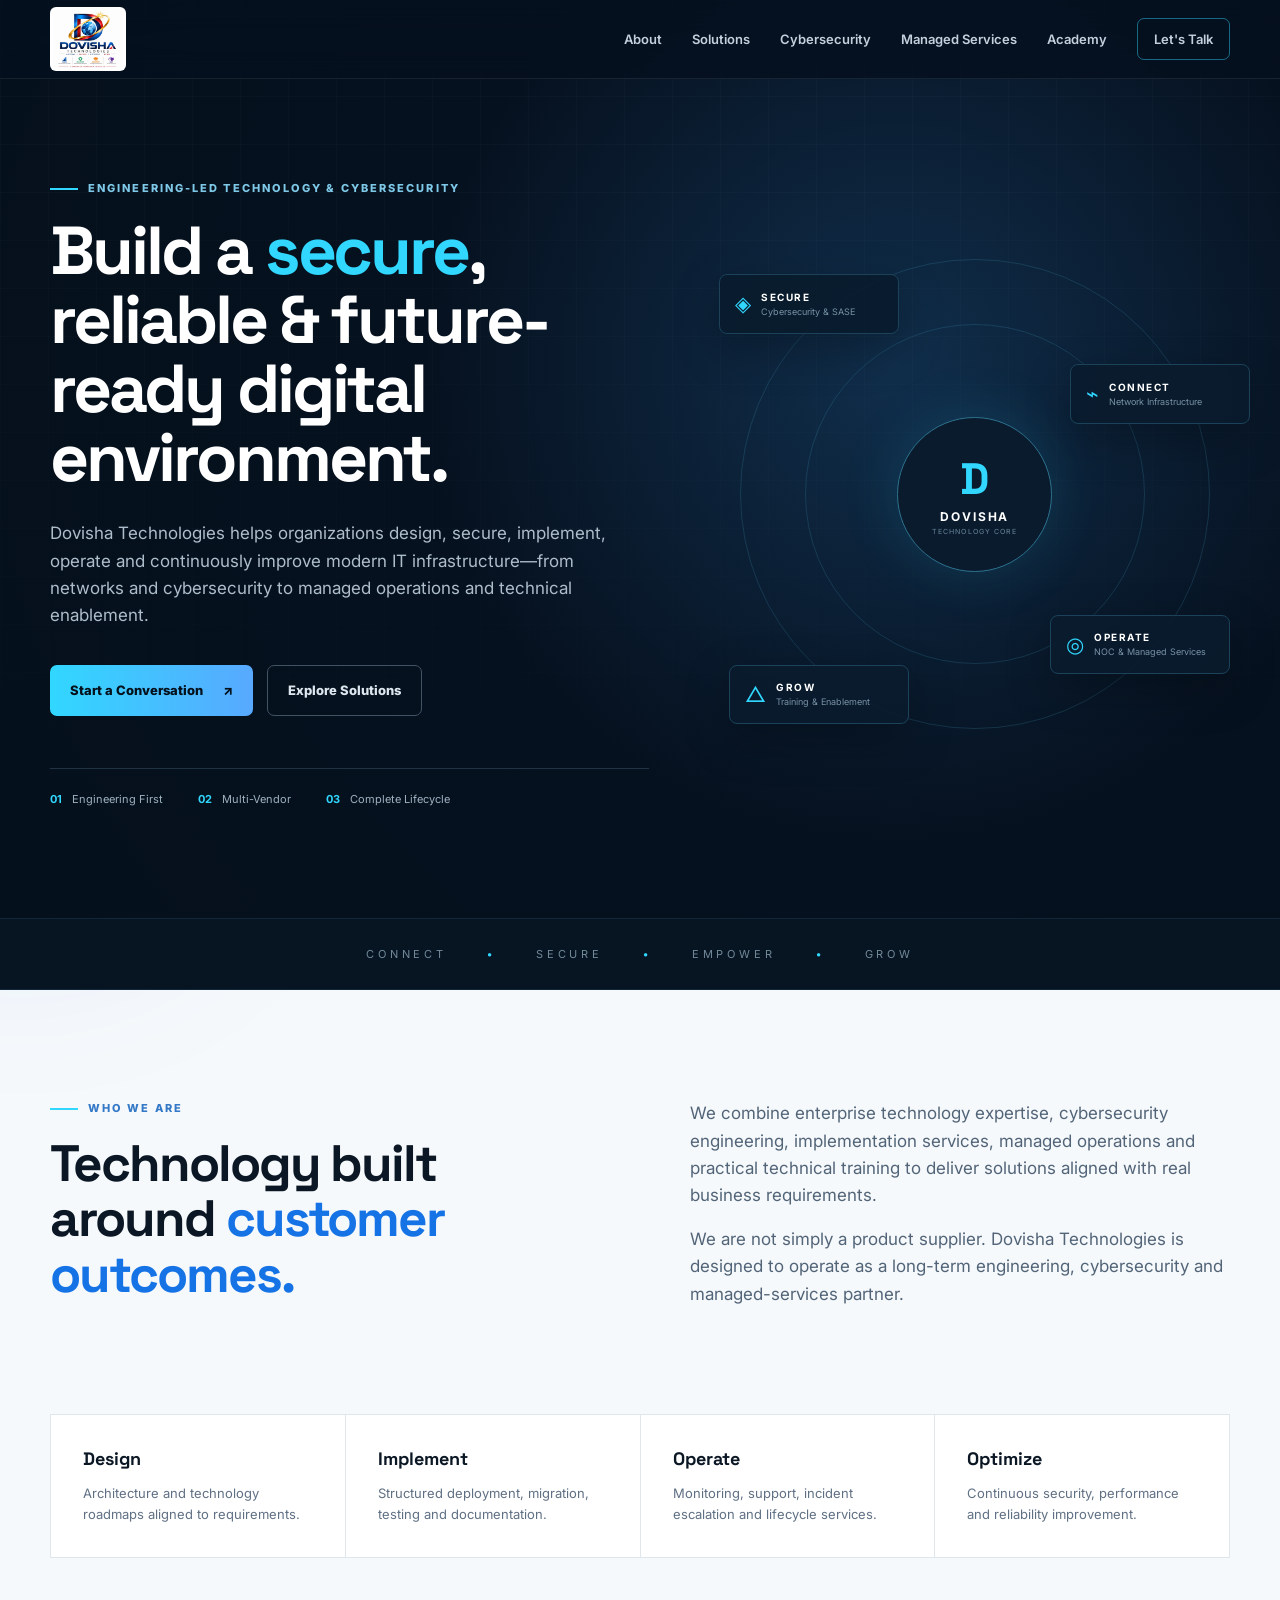
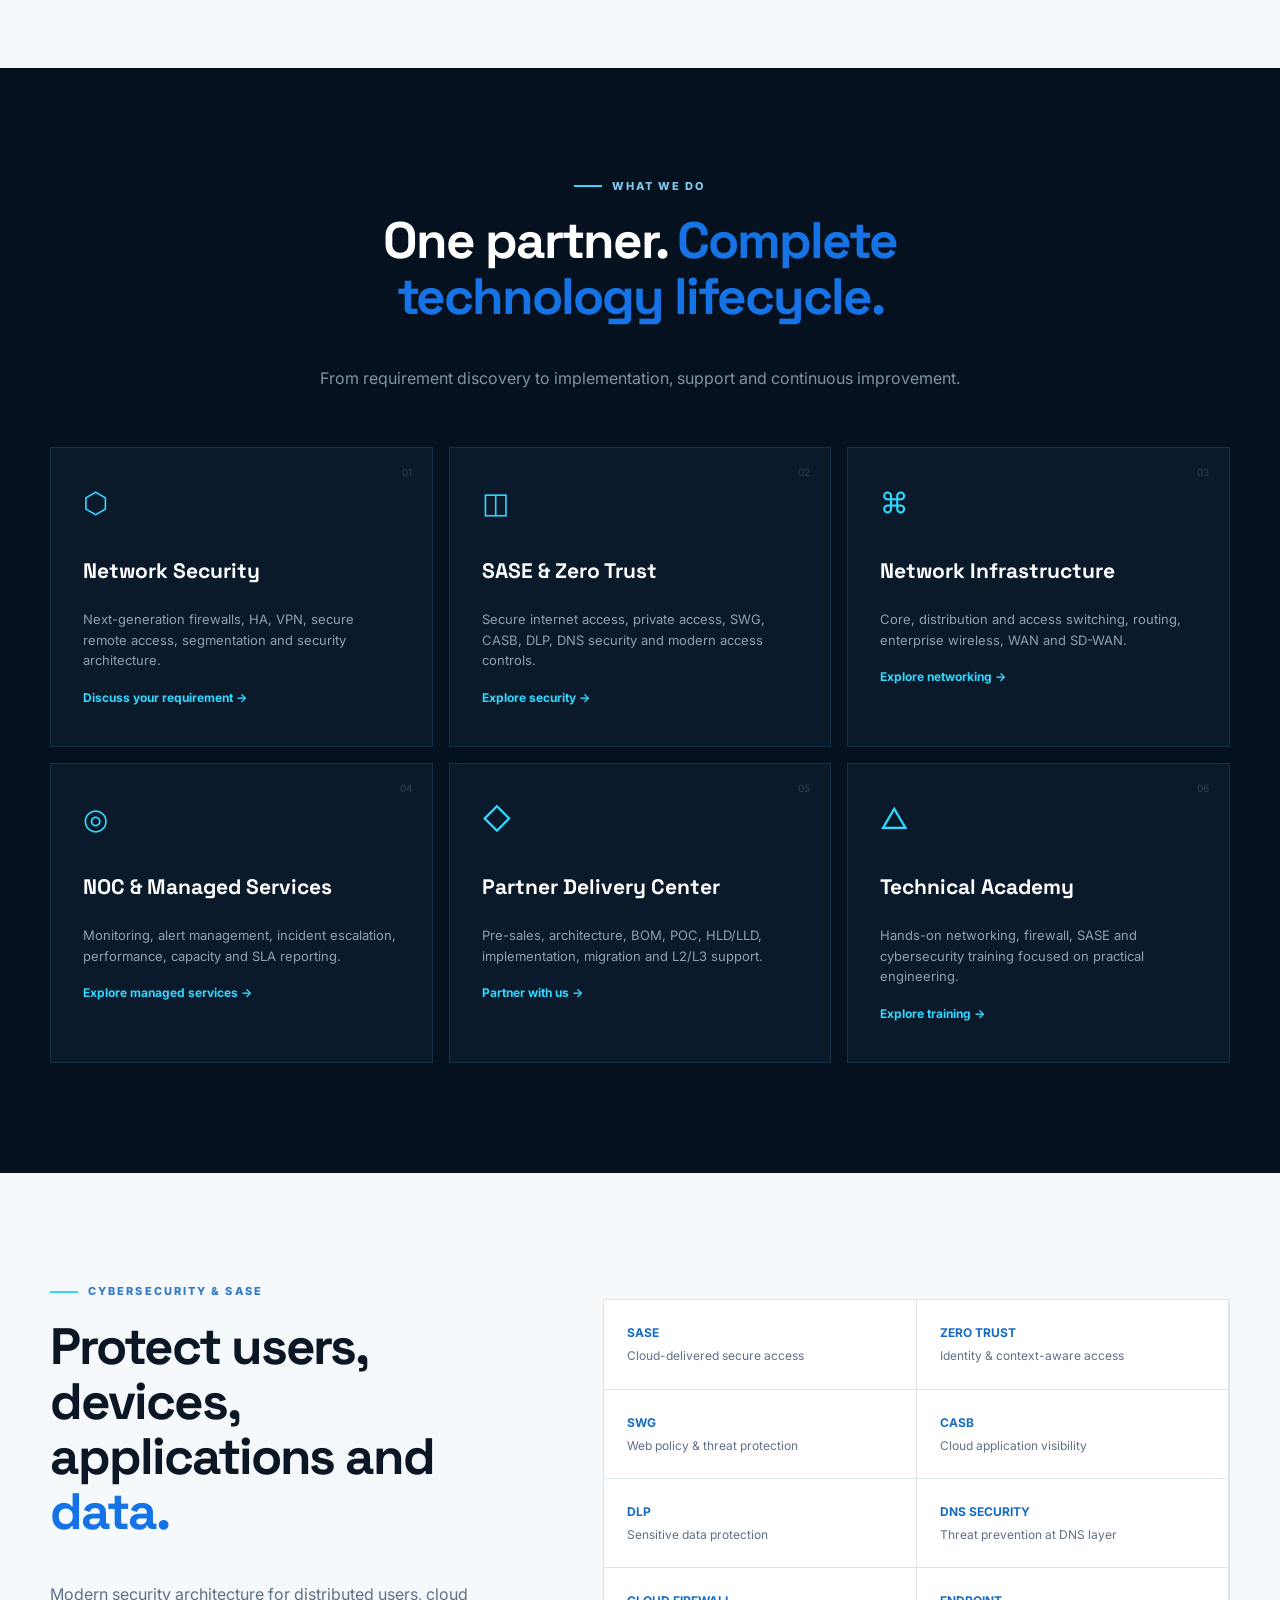
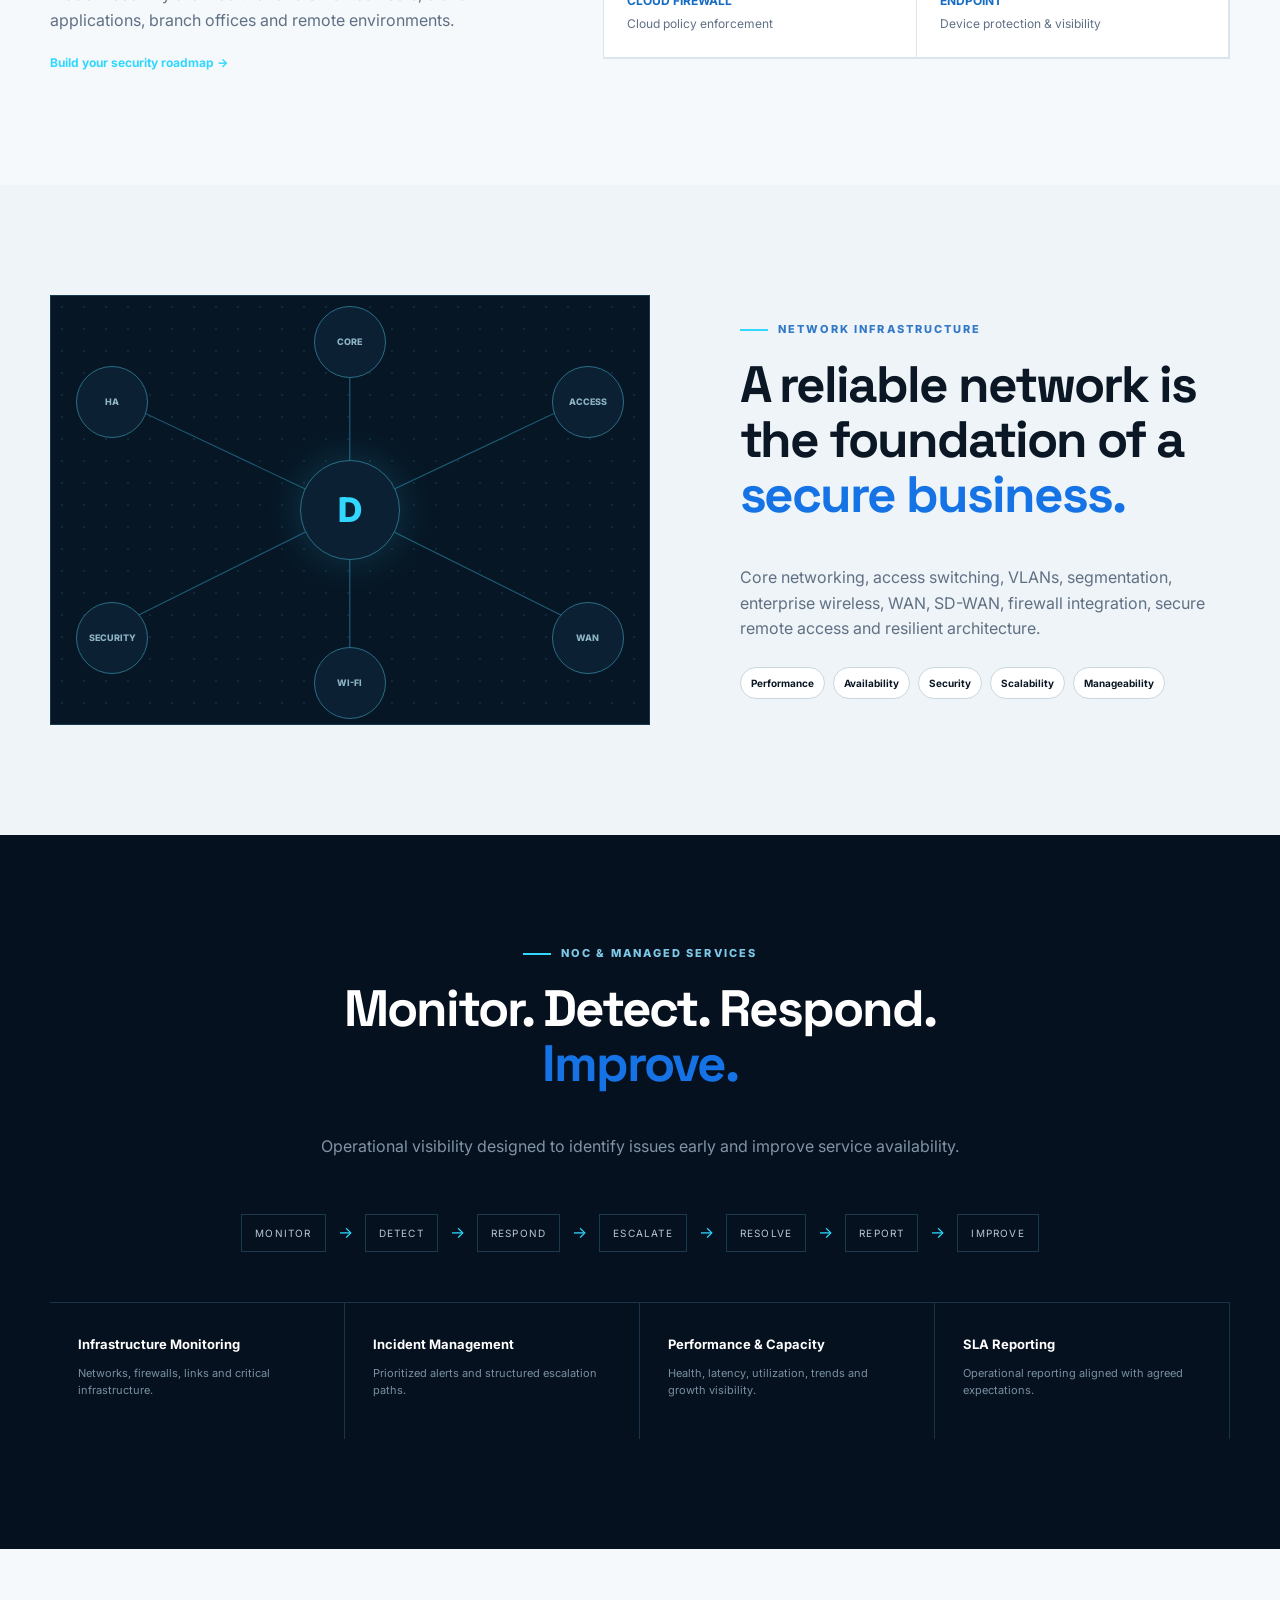
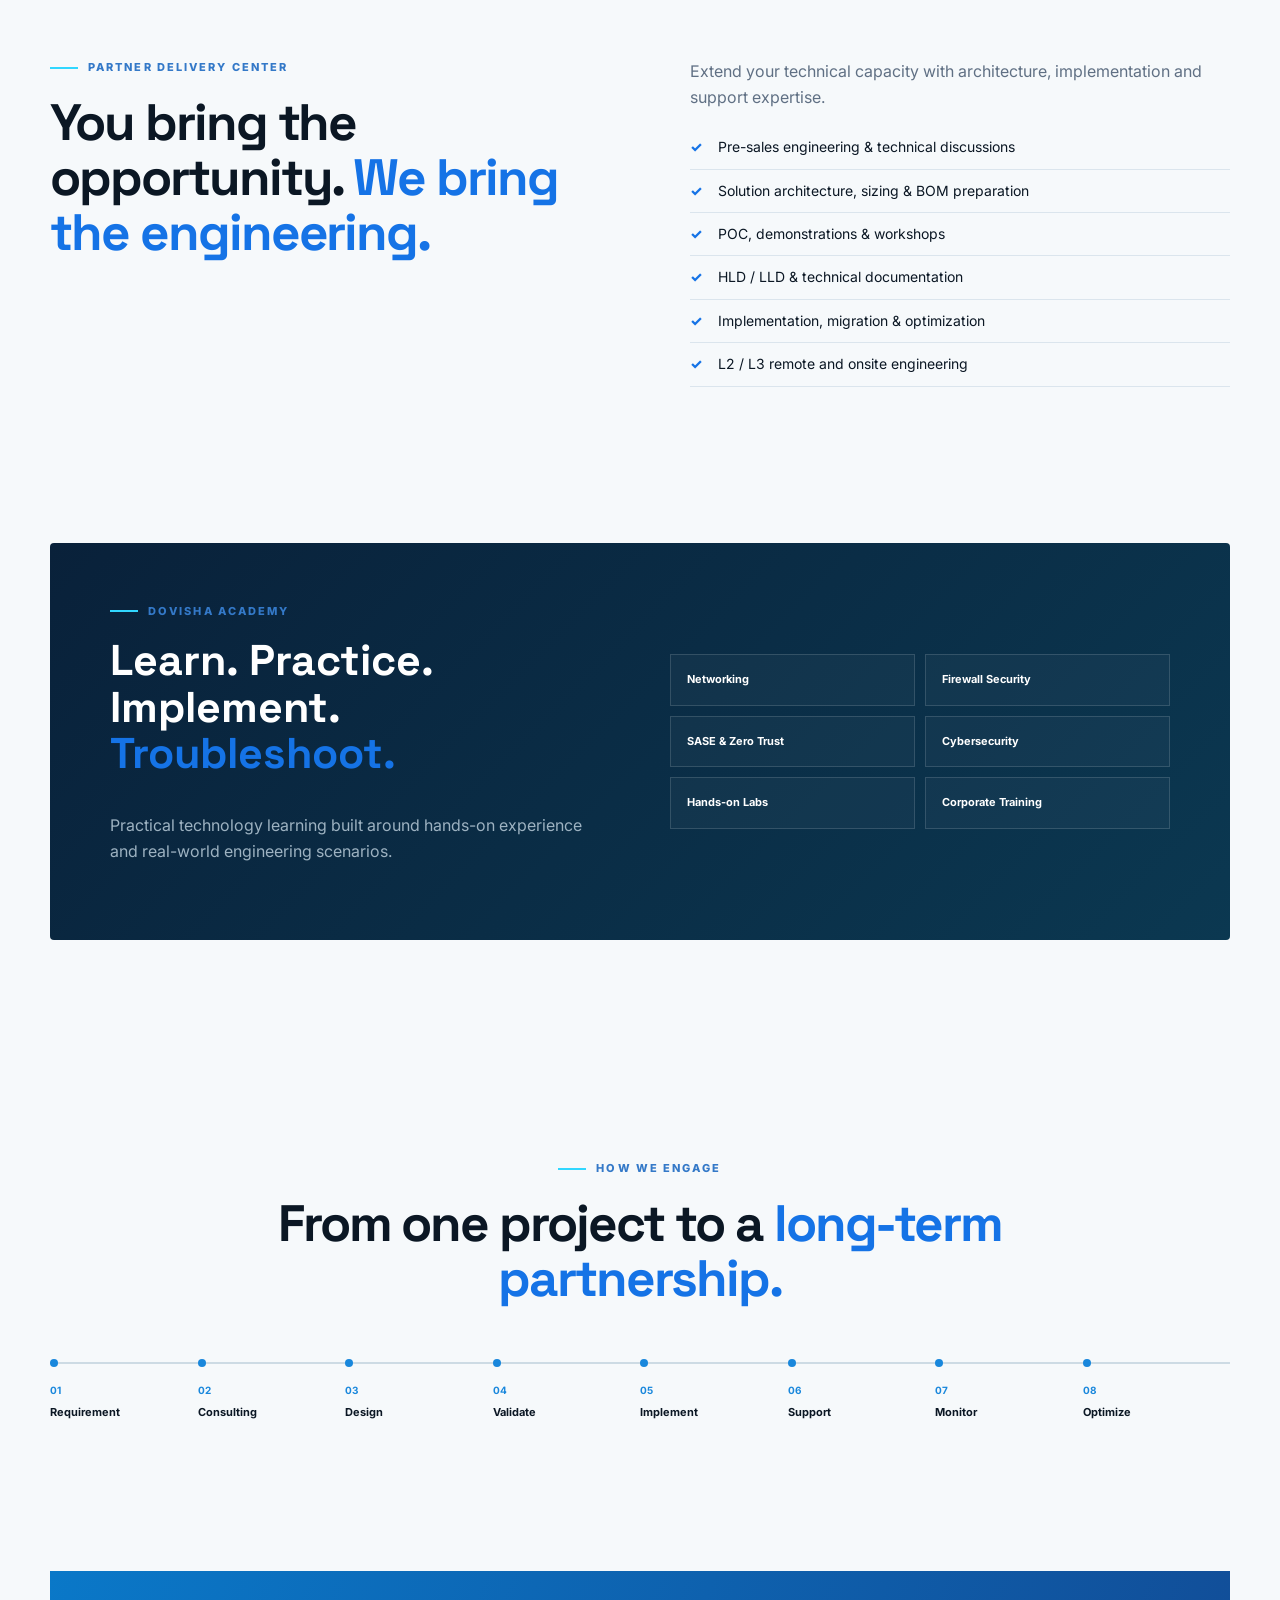
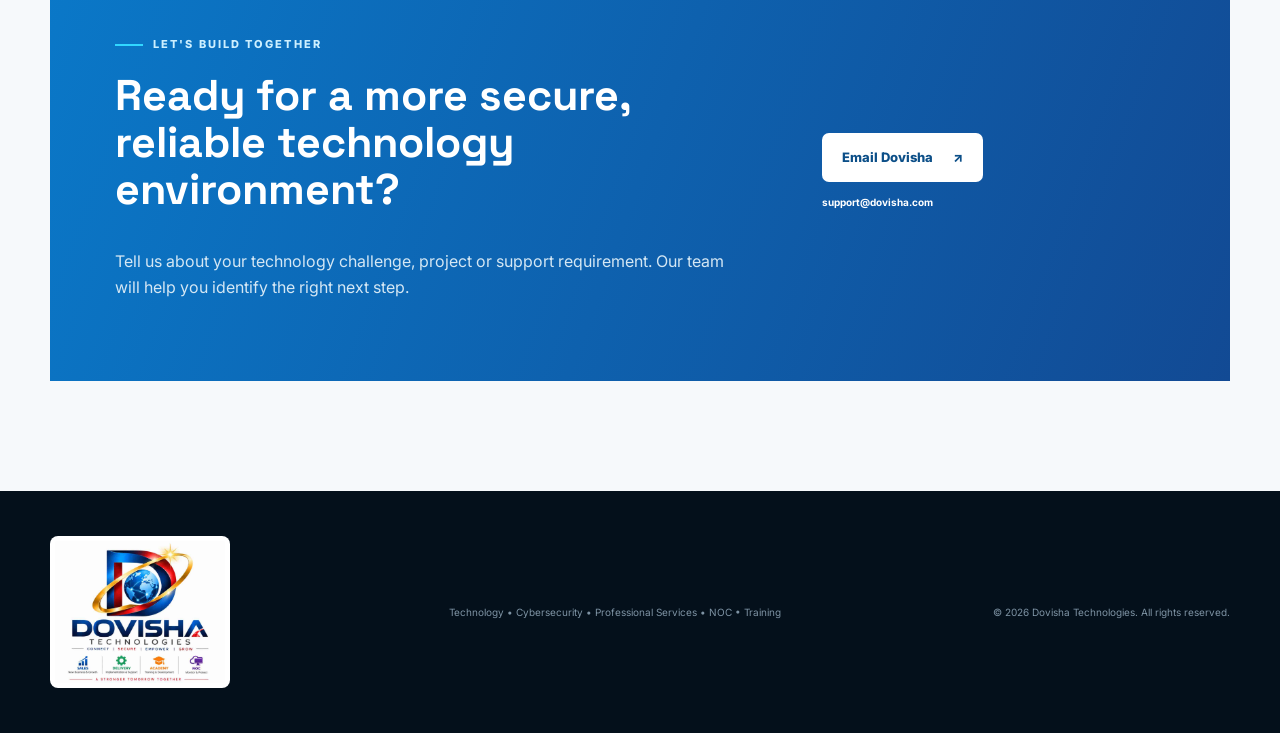
<file: index.html>
<!DOCTYPE html>
<html lang="en">
<head>
  <meta charset="UTF-8" />
  <meta name="viewport" content="width=device-width, initial-scale=1.0" />
  <meta name="description" content="Dovisha Technologies - Engineering-led technology, cybersecurity, network infrastructure, managed services and technical training." />
  <meta name="theme-color" content="#06111f" />
  <title>Dovisha Technologies | Secure. Reliable. Future-Ready.</title><link rel="icon" href="assets/images/dovisha-logo.png"><meta property="og:image" content="assets/images/dovisha-logo.png">
  <link rel="preconnect" href="https://fonts.googleapis.com">
  <link rel="preconnect" href="https://fonts.gstatic.com" crossorigin>
  <link href="https://fonts.googleapis.com/css2?family=Inter:wght@400;500;600;700;800&family=Space+Grotesk:wght@500;600;700&display=swap" rel="stylesheet">
  <link rel="stylesheet" href="assets/css/style.css" />
</head>
<body>
  <div class="ambient ambient-one"></div><div class="ambient ambient-two"></div>
  <header class="site-header" id="top">
    <div class="container nav-wrap">
      <a class="brand" href="index.html" aria-label="Dovisha Technologies home">
        <img class="brand-logo" src="assets/images/dovisha-logo.png" alt="Dovisha Technologies logo" />
      </a>
      <button class="menu-toggle" aria-label="Toggle navigation" aria-expanded="false"><span></span><span></span><span></span></button>
      <nav class="nav-links">
        <a href="about.html">About</a><a href="solutions.html">Solutions</a><a href="cybersecurity.html">Cybersecurity</a>
        <a href="managed-services.html">Managed Services</a><a href="academy.html">Academy</a><a href="contact.html" class="nav-cta">Let's Talk</a>
      </nav>
    </div>
  </header>

  <main>
    <section class="hero section">
      <div class="container hero-grid">
        <div class="hero-copy reveal">
          <div class="eyebrow"><span></span> ENGINEERING-LED TECHNOLOGY & CYBERSECURITY</div>
          <h1>Build a <em>secure</em>, reliable & future-ready digital environment.</h1>
          <p>Dovisha Technologies helps organizations design, secure, implement, operate and continuously improve modern IT infrastructure—from networks and cybersecurity to managed operations and technical enablement.</p>
          <div class="hero-actions"><a class="btn primary" href="#contact">Start a Conversation <span>↗</span></a><a class="btn secondary" href="#solutions">Explore Solutions</a></div>
          <div class="hero-proof"><div><strong>01</strong><span>Engineering First</span></div><div><strong>02</strong><span>Multi-Vendor</span></div><div><strong>03</strong><span>Complete Lifecycle</span></div></div>
        </div>
        <div class="hero-visual reveal">
          <div class="orbit orbit-a"></div><div class="orbit orbit-b"></div><div class="core"><span class="core-icon">D</span><b>DOVISHA</b><small>TECHNOLOGY CORE</small></div>
          <div class="float-card card-a"><i>◈</i><span><b>SECURE</b><small>Cybersecurity & SASE</small></span></div>
          <div class="float-card card-b"><i>⌁</i><span><b>CONNECT</b><small>Network Infrastructure</small></span></div>
          <div class="float-card card-c"><i>◎</i><span><b>OPERATE</b><small>NOC & Managed Services</small></span></div>
          <div class="float-card card-d"><i>△</i><span><b>GROW</b><small>Training & Enablement</small></span></div>
        </div>
      </div>
    </section>

    <section class="trust-strip"><div class="container"><span>CONNECT</span><b>•</b><span>SECURE</span><b>•</b><span>EMPOWER</span><b>•</b><span>GROW</span></div></section>

    <section class="section" id="about">
      <div class="container split">
        <div class="section-heading reveal"><div class="eyebrow"><span></span> WHO WE ARE</div><h2>Technology built around <em>customer outcomes.</em></h2></div>
        <div class="about-copy reveal"><p>We combine enterprise technology expertise, cybersecurity engineering, implementation services, managed operations and practical technical training to deliver solutions aligned with real business requirements.</p><p>We are not simply a product supplier. Dovisha Technologies is designed to operate as a long-term engineering, cybersecurity and managed-services partner.</p></div>
      </div>
      <div class="container stat-grid reveal"><article><strong>Design</strong><p>Architecture and technology roadmaps aligned to requirements.</p></article><article><strong>Implement</strong><p>Structured deployment, migration, testing and documentation.</p></article><article><strong>Operate</strong><p>Monitoring, support, incident escalation and lifecycle services.</p></article><article><strong>Optimize</strong><p>Continuous security, performance and reliability improvement.</p></article></div>
    </section>

    <section class="section dark-panel" id="solutions">
      <div class="container">
        <div class="section-heading center reveal"><div class="eyebrow"><span></span> WHAT WE DO</div><h2>One partner. <em>Complete technology lifecycle.</em></h2><p>From requirement discovery to implementation, support and continuous improvement.</p></div>
        <div class="service-grid">
          <article class="service-card reveal"><div class="service-no">01</div><div class="service-icon">⬡</div><h3>Network Security</h3><p>Next-generation firewalls, HA, VPN, secure remote access, segmentation and security architecture.</p><a href="#contact">Discuss your requirement →</a></article>
          <article class="service-card reveal"><div class="service-no">02</div><div class="service-icon">◫</div><h3>SASE & Zero Trust</h3><p>Secure internet access, private access, SWG, CASB, DLP, DNS security and modern access controls.</p><a href="#security">Explore security →</a></article>
          <article class="service-card reveal"><div class="service-no">03</div><div class="service-icon">⌘</div><h3>Network Infrastructure</h3><p>Core, distribution and access switching, routing, enterprise wireless, WAN and SD-WAN.</p><a href="#network">Explore networking →</a></article>
          <article class="service-card reveal"><div class="service-no">04</div><div class="service-icon">◎</div><h3>NOC & Managed Services</h3><p>Monitoring, alert management, incident escalation, performance, capacity and SLA reporting.</p><a href="#managed">Explore managed services →</a></article>
          <article class="service-card reveal"><div class="service-no">05</div><div class="service-icon">◇</div><h3>Partner Delivery Center</h3><p>Pre-sales, architecture, BOM, POC, HLD/LLD, implementation, migration and L2/L3 support.</p><a href="#partner">Partner with us →</a></article>
          <article class="service-card reveal"><div class="service-no">06</div><div class="service-icon">△</div><h3>Technical Academy</h3><p>Hands-on networking, firewall, SASE and cybersecurity training focused on practical engineering.</p><a href="#academy">Explore training →</a></article>
        </div>
      </div>
    </section>

    <section class="section" id="security">
      <div class="container feature-grid">
        <div class="section-heading reveal"><div class="eyebrow"><span></span> CYBERSECURITY & SASE</div><h2>Protect users, devices, applications and <em>data.</em></h2><p>Modern security architecture for distributed users, cloud applications, branch offices and remote environments.</p><a class="text-link" href="#contact">Build your security roadmap →</a></div>
        <div class="capability-grid reveal"><div><b>SASE</b><span>Cloud-delivered secure access</span></div><div><b>ZERO TRUST</b><span>Identity & context-aware access</span></div><div><b>SWG</b><span>Web policy & threat protection</span></div><div><b>CASB</b><span>Cloud application visibility</span></div><div><b>DLP</b><span>Sensitive data protection</span></div><div><b>DNS SECURITY</b><span>Threat prevention at DNS layer</span></div><div><b>CLOUD FIREWALL</b><span>Cloud policy enforcement</span></div><div><b>ENDPOINT</b><span>Device protection & visibility</span></div></div>
      </div>
    </section>

    <section class="section network-section" id="network">
      <div class="container feature-grid reverse">
        <div class="network-map reveal"><div class="node center-node">D</div><div class="node n1">CORE</div><div class="node n2">ACCESS</div><div class="node n3">WAN</div><div class="node n4">WI-FI</div><div class="node n5">SECURITY</div><div class="node n6">HA</div><svg viewBox="0 0 500 400" preserveAspectRatio="none"><line x1="250" y1="200" x2="250" y2="45"/><line x1="250" y1="200" x2="430" y2="105"/><line x1="250" y1="200" x2="430" y2="300"/><line x1="250" y1="200" x2="250" y2="360"/><line x1="250" y1="200" x2="70" y2="300"/><line x1="250" y1="200" x2="70" y2="105"/></svg></div>
        <div class="section-heading reveal"><div class="eyebrow"><span></span> NETWORK INFRASTRUCTURE</div><h2>A reliable network is the foundation of a <em>secure business.</em></h2><p>Core networking, access switching, VLANs, segmentation, enterprise wireless, WAN, SD-WAN, firewall integration, secure remote access and resilient architecture.</p><div class="pill-row"><span>Performance</span><span>Availability</span><span>Security</span><span>Scalability</span><span>Manageability</span></div></div>
      </div>
    </section>

    <section class="section dark-panel" id="managed">
      <div class="container"><div class="section-heading center reveal"><div class="eyebrow"><span></span> NOC & MANAGED SERVICES</div><h2>Monitor. Detect. Respond. <em>Improve.</em></h2><p>Operational visibility designed to identify issues early and improve service availability.</p></div><div class="process reveal"><span>MONITOR</span><i>→</i><span>DETECT</span><i>→</i><span>RESPOND</span><i>→</i><span>ESCALATE</span><i>→</i><span>RESOLVE</span><i>→</i><span>REPORT</span><i>→</i><span>IMPROVE</span></div><div class="mini-grid reveal"><div><b>Infrastructure Monitoring</b><p>Networks, firewalls, links and critical infrastructure.</p></div><div><b>Incident Management</b><p>Prioritized alerts and structured escalation paths.</p></div><div><b>Performance & Capacity</b><p>Health, latency, utilization, trends and growth visibility.</p></div><div><b>SLA Reporting</b><p>Operational reporting aligned with agreed expectations.</p></div></div></div>
    </section>

    <section class="section" id="partner"><div class="container split"><div class="section-heading reveal"><div class="eyebrow"><span></span> PARTNER DELIVERY CENTER</div><h2>You bring the opportunity. <em>We bring the engineering.</em></h2></div><div class="check-list reveal"><p>Extend your technical capacity with architecture, implementation and support expertise.</p><ul><li>Pre-sales engineering & technical discussions</li><li>Solution architecture, sizing & BOM preparation</li><li>POC, demonstrations & workshops</li><li>HLD / LLD & technical documentation</li><li>Implementation, migration & optimization</li><li>L2 / L3 remote and onsite engineering</li></ul></div></div></section>

    <section class="section academy-section" id="academy"><div class="container academy-card reveal"><div><div class="eyebrow"><span></span> DOVISHA ACADEMY</div><h2>Learn. Practice. Implement. <em>Troubleshoot.</em></h2><p>Practical technology learning built around hands-on experience and real-world engineering scenarios.</p></div><div class="academy-topics"><span>Networking</span><span>Firewall Security</span><span>SASE & Zero Trust</span><span>Cybersecurity</span><span>Hands-on Labs</span><span>Corporate Training</span></div></div></section>

    <section class="section lifecycle"><div class="container"><div class="section-heading center reveal"><div class="eyebrow"><span></span> HOW WE ENGAGE</div><h2>From one project to a <em>long-term partnership.</em></h2></div><div class="timeline reveal"><div><b>01</b><span>Requirement</span></div><div><b>02</b><span>Consulting</span></div><div><b>03</b><span>Design</span></div><div><b>04</b><span>Validate</span></div><div><b>05</b><span>Implement</span></div><div><b>06</b><span>Support</span></div><div><b>07</b><span>Monitor</span></div><div><b>08</b><span>Optimize</span></div></div></div></section>

    <section class="section contact-section" id="contact"><div class="container contact-card reveal"><div><div class="eyebrow light"><span></span> LET'S BUILD TOGETHER</div><h2>Ready for a more secure, reliable technology environment?</h2><p>Tell us about your technology challenge, project or support requirement. Our team will help you identify the right next step.</p></div><div class="contact-actions"><a class="btn white" href="mailto:support@dovisha.com">Email Dovisha <span>↗</span></a><p><a class="contact-email" href="mailto:support@dovisha.com">support@dovisha.com</a></p></div></div></section>
  </main>

  <footer><div class="container footer-grid"><div class="brand footer-brand"><img class="footer-logo" src="assets/images/dovisha-logo.png" alt="Dovisha Technologies logo" /></div><p>Technology • Cybersecurity • Professional Services • NOC • Training</p><p class="copyright">© <span id="year"></span> Dovisha Technologies. All rights reserved.</p></div></footer>
  <script src="assets/js/main.js"></script>
</body>
</html>
</file>
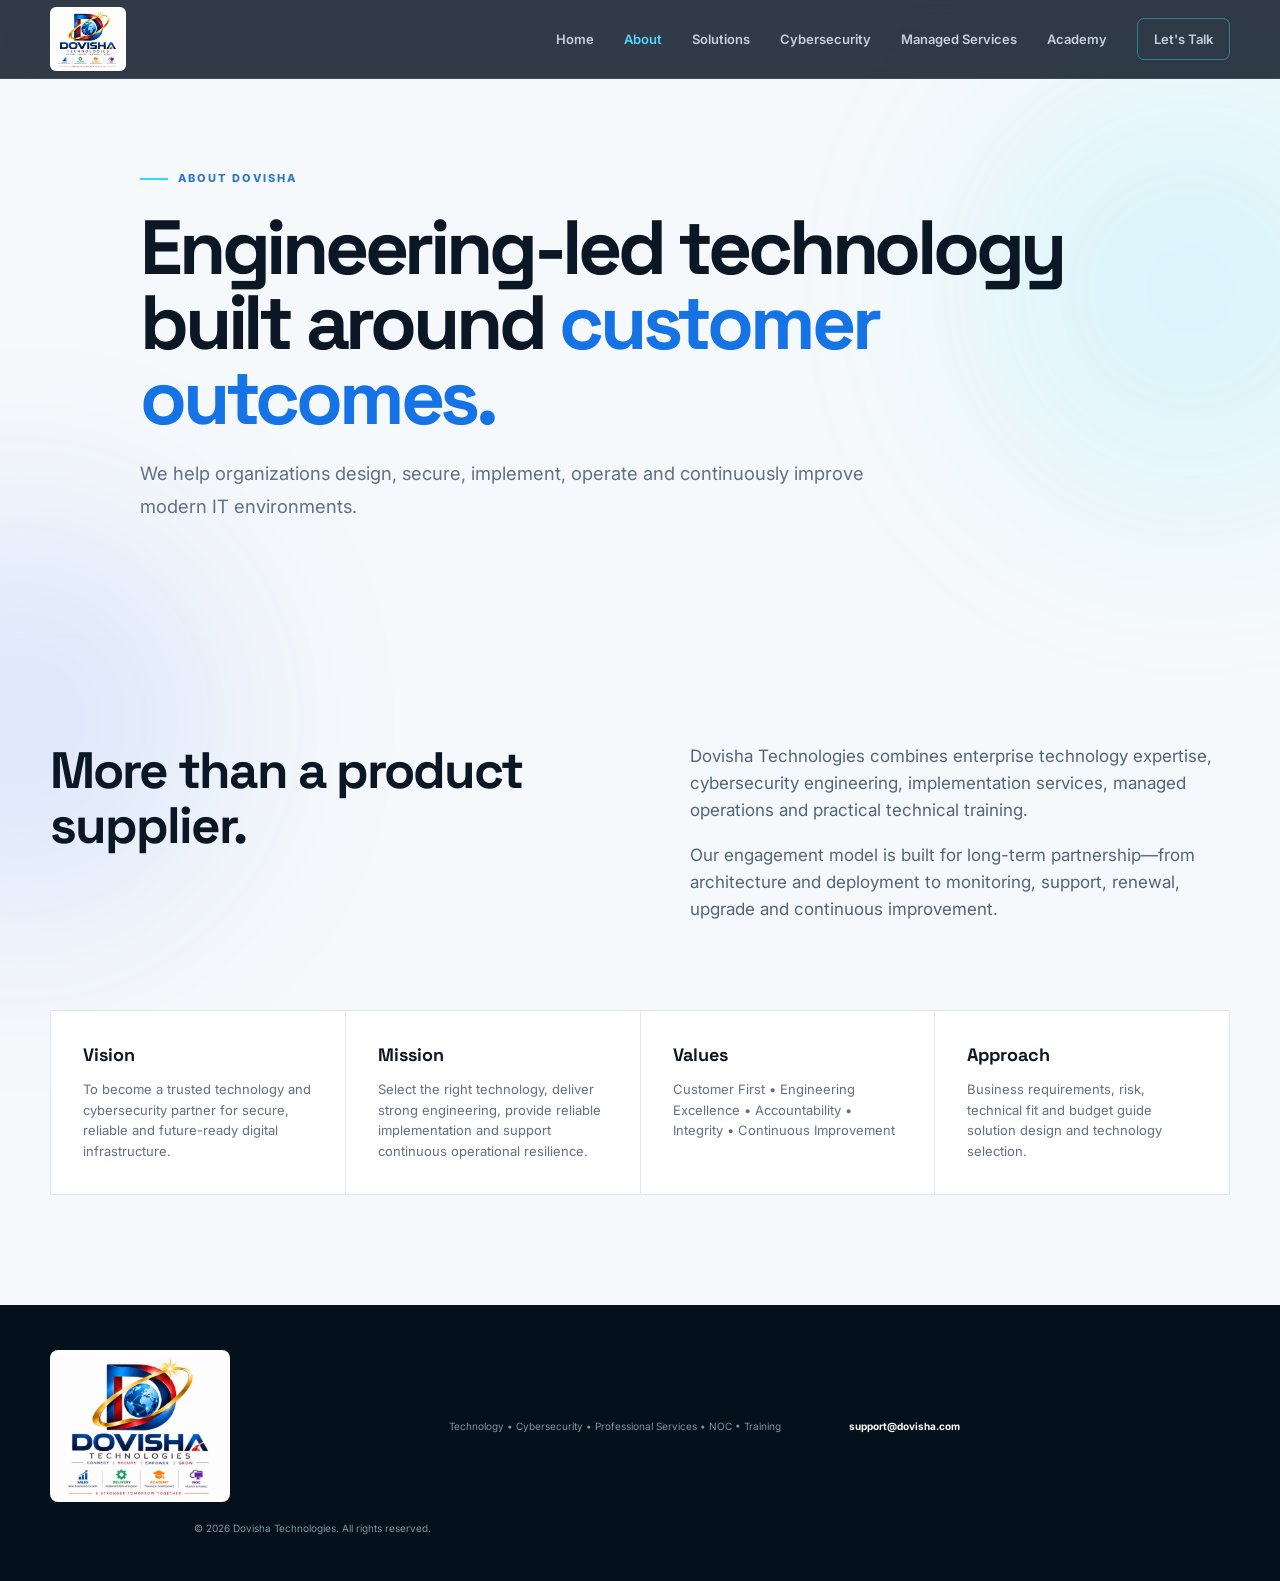
<file: about.html>
<!doctype html><html lang="en"><head><meta charset="utf-8"><meta name="viewport" content="width=device-width,initial-scale=1"><meta name="description" content="About Dovisha Technologies, an engineering-led technology and cybersecurity partner."><meta name="theme-color" content="#06111f"><meta property="og:title" content="About | Dovisha Technologies"><meta property="og:description" content="About Dovisha Technologies, an engineering-led technology and cybersecurity partner."><meta property="og:type" content="website"><meta property="og:image" content="assets/images/dovisha-logo.png"><title>About | Dovisha Technologies</title><link rel="icon" href="assets/images/dovisha-logo.png"><link rel="preconnect" href="https://fonts.googleapis.com"><link rel="preconnect" href="https://fonts.gstatic.com" crossorigin><link href="https://fonts.googleapis.com/css2?family=Inter:wght@400;500;600;700;800&family=Space+Grotesk:wght@500;600;700&display=swap" rel="stylesheet"><link rel="stylesheet" href="assets/css/style.css"></head><body><div class="ambient ambient-one"></div><div class="ambient ambient-two"></div><header class="site-header" id="top"><div class="container nav-wrap"><a class="brand" href="index.html"><img class="brand-logo" src="assets/images/dovisha-logo.png" alt="Dovisha Technologies logo"></a><button class="menu-toggle" aria-label="Toggle navigation" aria-expanded="false"><span></span><span></span><span></span></button><nav class="nav-links"><a href="index.html" class="">Home</a><a href="about.html" class="active">About</a><a href="solutions.html" class="">Solutions</a><a href="cybersecurity.html" class="">Cybersecurity</a><a href="managed-services.html" class="">Managed Services</a><a href="academy.html" class="">Academy</a><a href="contact.html" class="nav-cta">Let's Talk</a></nav></div></header><main><section class="page-hero section"><div class="container"><div class="eyebrow"><span></span>ABOUT DOVISHA</div><h1>Engineering-led technology built around <em>customer outcomes.</em></h1><p>We help organizations design, secure, implement, operate and continuously improve modern IT environments.</p></div></section><section class="section"><div class="container split"><div class="section-heading reveal"><h2>More than a product supplier.</h2></div><div class="about-copy reveal"><p>Dovisha Technologies combines enterprise technology expertise, cybersecurity engineering, implementation services, managed operations and practical technical training.</p><p>Our engagement model is built for long-term partnership—from architecture and deployment to monitoring, support, renewal, upgrade and continuous improvement.</p></div></div><div class="container stat-grid reveal"><article><strong>Vision</strong><p>To become a trusted technology and cybersecurity partner for secure, reliable and future-ready digital infrastructure.</p></article><article><strong>Mission</strong><p>Select the right technology, deliver strong engineering, provide reliable implementation and support continuous operational resilience.</p></article><article><strong>Values</strong><p>Customer First • Engineering Excellence • Accountability • Integrity • Continuous Improvement</p></article><article><strong>Approach</strong><p>Business requirements, risk, technical fit and budget guide solution design and technology selection.</p></article></div></section></main><footer><div class="container footer-grid"><a class="brand footer-brand" href="index.html"><img class="footer-logo" src="assets/images/dovisha-logo.png" alt="Dovisha Technologies logo"></a><p>Technology • Cybersecurity • Professional Services • NOC • Training</p><p><a class="contact-email" href="mailto:support@dovisha.com">support@dovisha.com</a></p><p class="copyright">© <span id="year"></span> Dovisha Technologies. All rights reserved.</p></div></footer><script src="assets/js/main.js"></script></body></html>
</file>
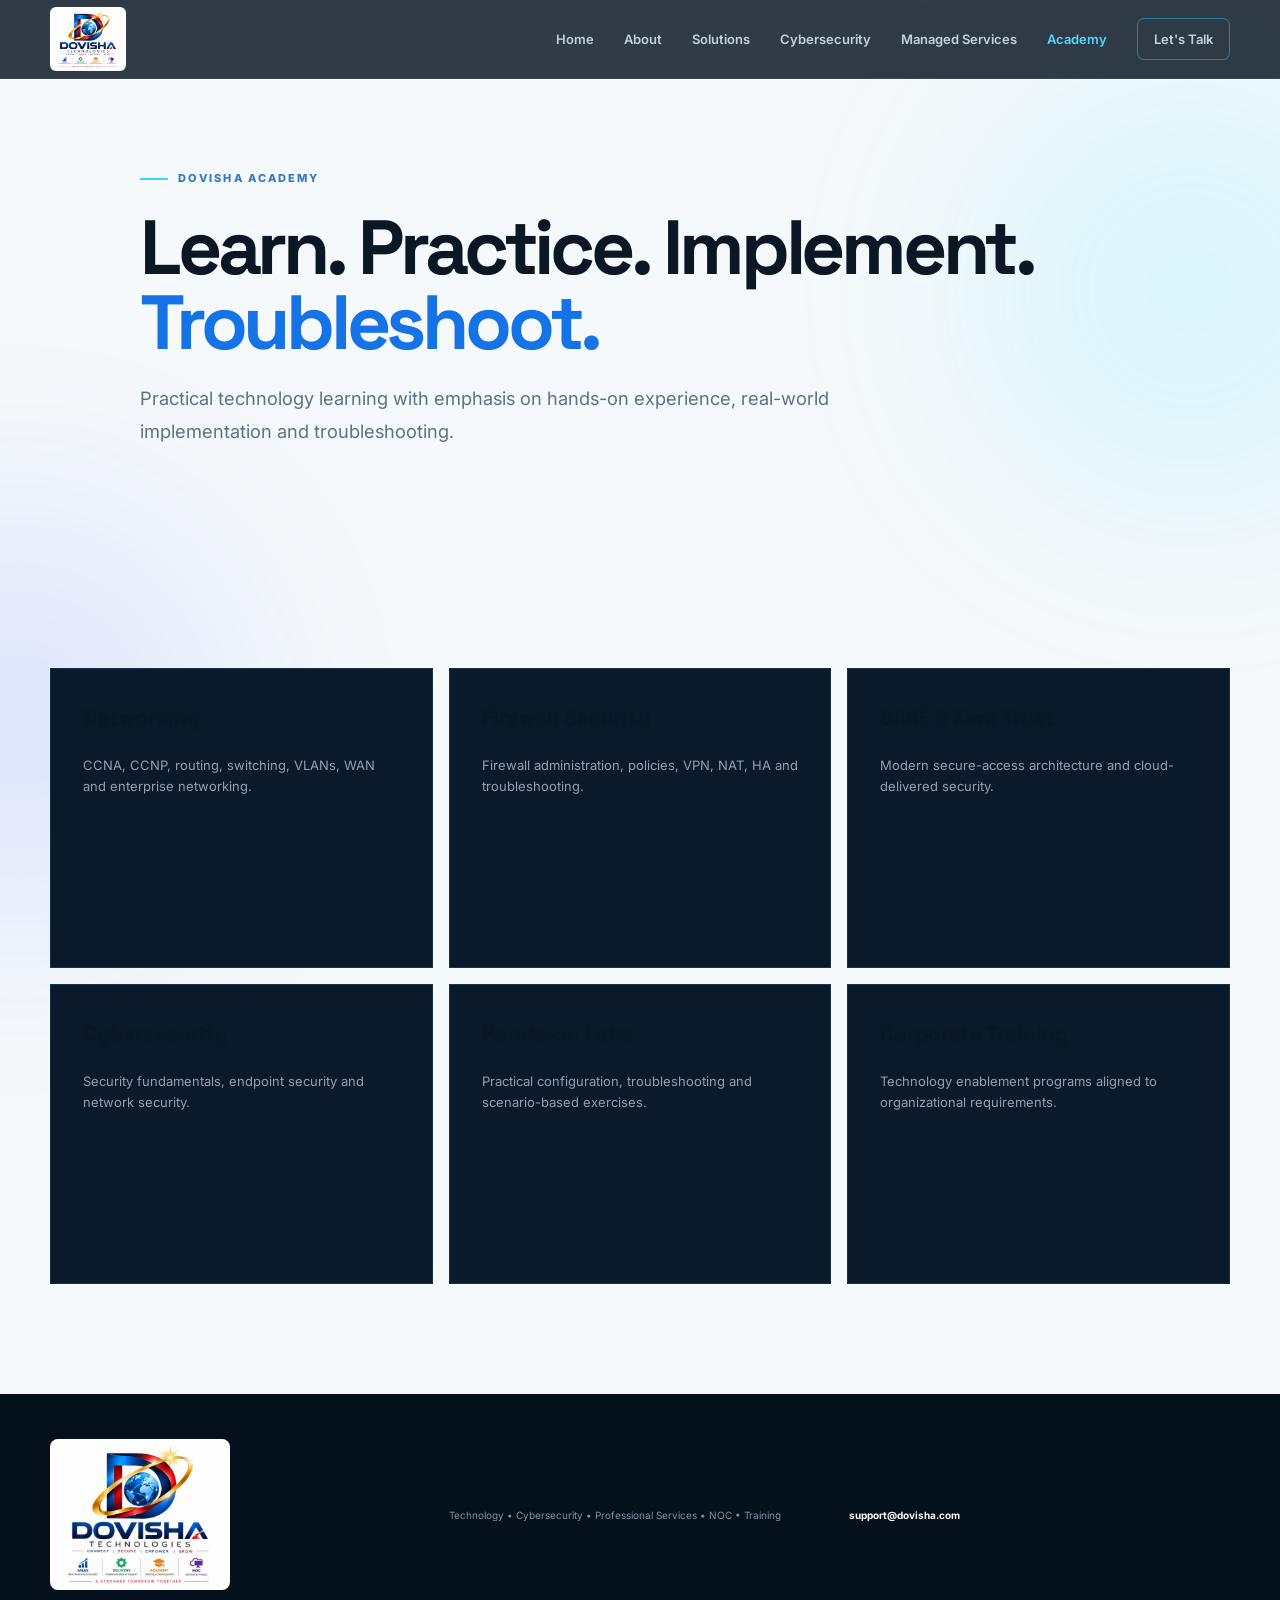
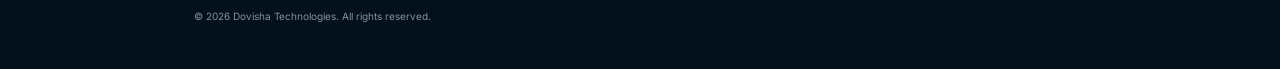
<file: academy.html>
<!doctype html><html lang="en"><head><meta charset="utf-8"><meta name="viewport" content="width=device-width,initial-scale=1"><meta name="description" content="Hands-on networking, firewall, SASE and cybersecurity training from Dovisha Academy."><meta name="theme-color" content="#06111f"><meta property="og:title" content="Academy | Dovisha Technologies"><meta property="og:description" content="Hands-on networking, firewall, SASE and cybersecurity training from Dovisha Academy."><meta property="og:type" content="website"><meta property="og:image" content="assets/images/dovisha-logo.png"><title>Academy | Dovisha Technologies</title><link rel="icon" href="assets/images/dovisha-logo.png"><link rel="preconnect" href="https://fonts.googleapis.com"><link rel="preconnect" href="https://fonts.gstatic.com" crossorigin><link href="https://fonts.googleapis.com/css2?family=Inter:wght@400;500;600;700;800&family=Space+Grotesk:wght@500;600;700&display=swap" rel="stylesheet"><link rel="stylesheet" href="assets/css/style.css"></head><body><div class="ambient ambient-one"></div><div class="ambient ambient-two"></div><header class="site-header" id="top"><div class="container nav-wrap"><a class="brand" href="index.html"><img class="brand-logo" src="assets/images/dovisha-logo.png" alt="Dovisha Technologies logo"></a><button class="menu-toggle" aria-label="Toggle navigation" aria-expanded="false"><span></span><span></span><span></span></button><nav class="nav-links"><a href="index.html" class="">Home</a><a href="about.html" class="">About</a><a href="solutions.html" class="">Solutions</a><a href="cybersecurity.html" class="">Cybersecurity</a><a href="managed-services.html" class="">Managed Services</a><a href="academy.html" class="active">Academy</a><a href="contact.html" class="nav-cta">Let's Talk</a></nav></div></header><main><section class="page-hero section"><div class="container"><div class="eyebrow"><span></span>DOVISHA ACADEMY</div><h1>Learn. Practice. Implement. <em>Troubleshoot.</em></h1><p>Practical technology learning with emphasis on hands-on experience, real-world implementation and troubleshooting.</p></div></section><section class="section"><div class="container service-grid"><article class="service-card"><h3>Networking</h3><p>CCNA, CCNP, routing, switching, VLANs, WAN and enterprise networking.</p></article><article class="service-card"><h3>Firewall Security</h3><p>Firewall administration, policies, VPN, NAT, HA and troubleshooting.</p></article><article class="service-card"><h3>SASE & Zero Trust</h3><p>Modern secure-access architecture and cloud-delivered security.</p></article><article class="service-card"><h3>Cybersecurity</h3><p>Security fundamentals, endpoint security and network security.</p></article><article class="service-card"><h3>Hands-on Labs</h3><p>Practical configuration, troubleshooting and scenario-based exercises.</p></article><article class="service-card"><h3>Corporate Training</h3><p>Technology enablement programs aligned to organizational requirements.</p></article></div></section></main><footer><div class="container footer-grid"><a class="brand footer-brand" href="index.html"><img class="footer-logo" src="assets/images/dovisha-logo.png" alt="Dovisha Technologies logo"></a><p>Technology • Cybersecurity • Professional Services • NOC • Training</p><p><a class="contact-email" href="mailto:support@dovisha.com">support@dovisha.com</a></p><p class="copyright">© <span id="year"></span> Dovisha Technologies. All rights reserved.</p></div></footer><script src="assets/js/main.js"></script></body></html>
</file>
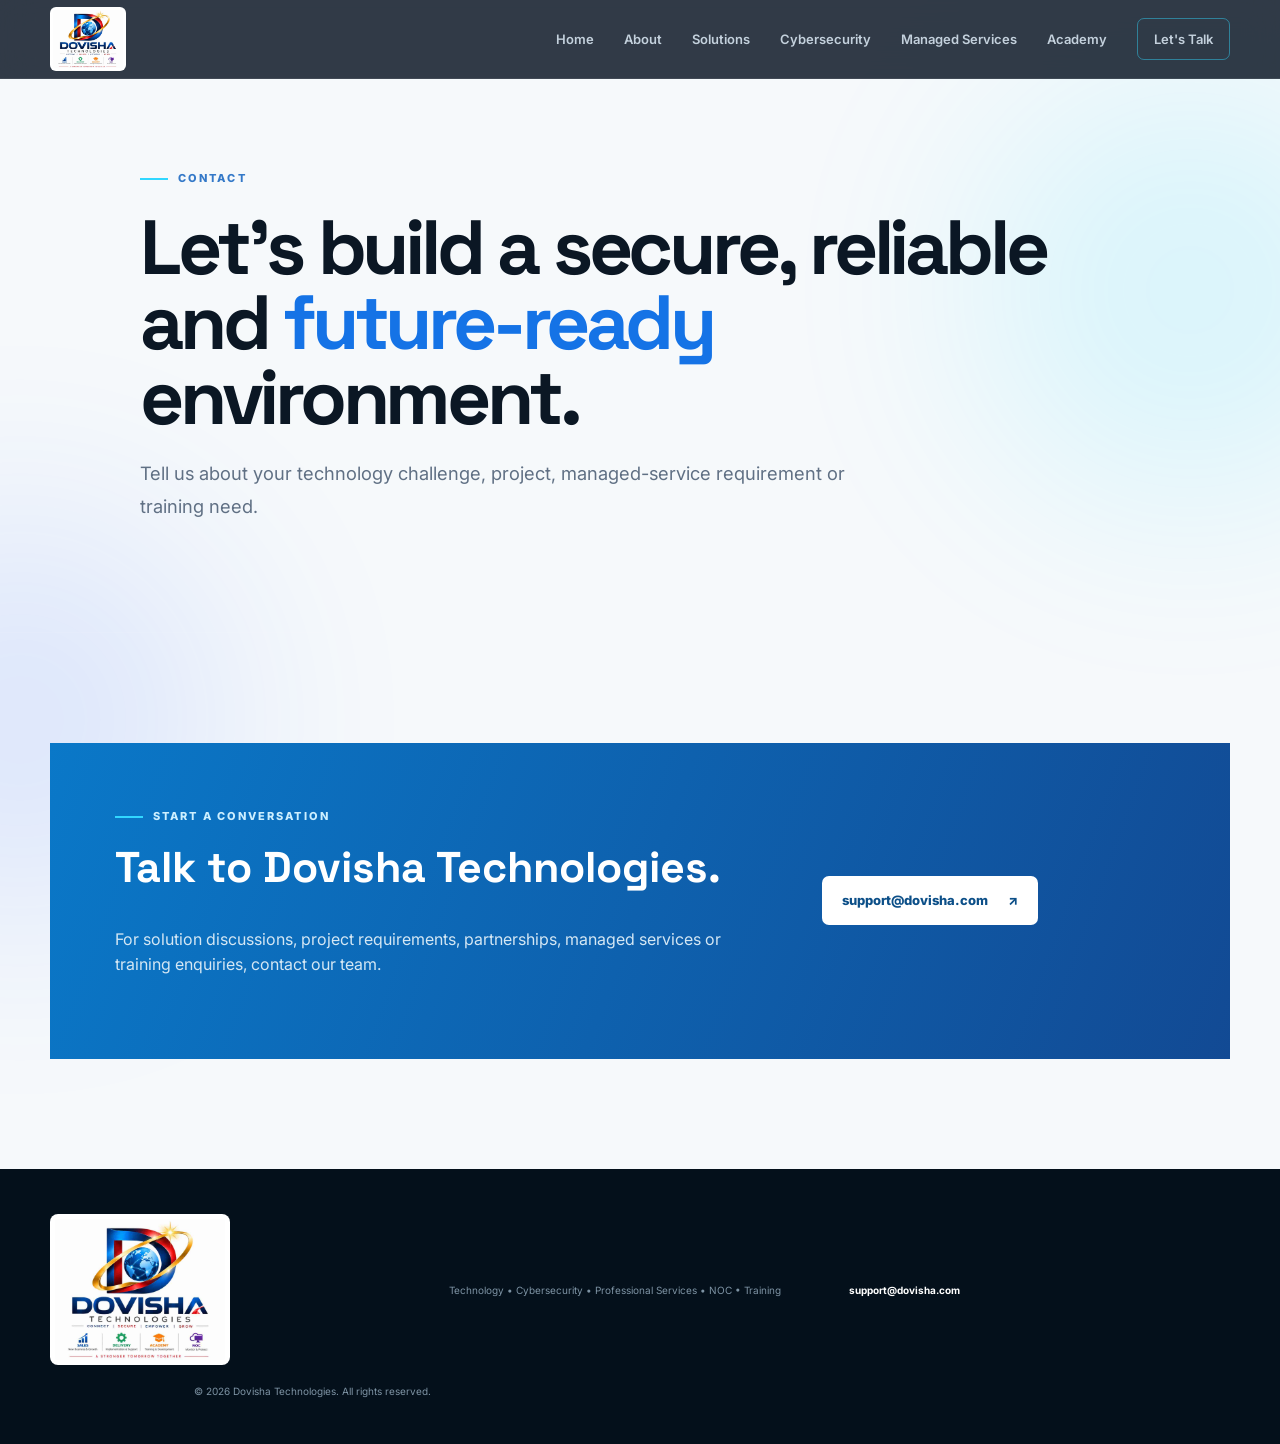
<file: contact.html>
<!doctype html><html lang="en"><head><meta charset="utf-8"><meta name="viewport" content="width=device-width,initial-scale=1"><meta name="description" content="Contact Dovisha Technologies for technology, cybersecurity, managed services and training enquiries."><meta name="theme-color" content="#06111f"><meta property="og:title" content="Contact | Dovisha Technologies"><meta property="og:description" content="Contact Dovisha Technologies for technology, cybersecurity, managed services and training enquiries."><meta property="og:type" content="website"><meta property="og:image" content="assets/images/dovisha-logo.png"><title>Contact | Dovisha Technologies</title><link rel="icon" href="assets/images/dovisha-logo.png"><link rel="preconnect" href="https://fonts.googleapis.com"><link rel="preconnect" href="https://fonts.gstatic.com" crossorigin><link href="https://fonts.googleapis.com/css2?family=Inter:wght@400;500;600;700;800&family=Space+Grotesk:wght@500;600;700&display=swap" rel="stylesheet"><link rel="stylesheet" href="assets/css/style.css"></head><body><div class="ambient ambient-one"></div><div class="ambient ambient-two"></div><header class="site-header" id="top"><div class="container nav-wrap"><a class="brand" href="index.html"><img class="brand-logo" src="assets/images/dovisha-logo.png" alt="Dovisha Technologies logo"></a><button class="menu-toggle" aria-label="Toggle navigation" aria-expanded="false"><span></span><span></span><span></span></button><nav class="nav-links"><a href="index.html" class="">Home</a><a href="about.html" class="">About</a><a href="solutions.html" class="">Solutions</a><a href="cybersecurity.html" class="">Cybersecurity</a><a href="managed-services.html" class="">Managed Services</a><a href="academy.html" class="">Academy</a><a href="contact.html" class="nav-cta">Let's Talk</a></nav></div></header><main><section class="page-hero section"><div class="container"><div class="eyebrow"><span></span>CONTACT</div><h1>Let’s build a secure, reliable and <em>future-ready</em> environment.</h1><p>Tell us about your technology challenge, project, managed-service requirement or training need.</p></div></section><section class="section"><div class="container contact-card"><div><div class="eyebrow light"><span></span>START A CONVERSATION</div><h2>Talk to Dovisha Technologies.</h2><p>For solution discussions, project requirements, partnerships, managed services or training enquiries, contact our team.</p></div><div class="contact-actions"><a class="btn white" href="mailto:support@dovisha.com">support@dovisha.com <span>↗</span></a></div></div></section></main><footer><div class="container footer-grid"><a class="brand footer-brand" href="index.html"><img class="footer-logo" src="assets/images/dovisha-logo.png" alt="Dovisha Technologies logo"></a><p>Technology • Cybersecurity • Professional Services • NOC • Training</p><p><a class="contact-email" href="mailto:support@dovisha.com">support@dovisha.com</a></p><p class="copyright">© <span id="year"></span> Dovisha Technologies. All rights reserved.</p></div></footer><script src="assets/js/main.js"></script></body></html>
</file>
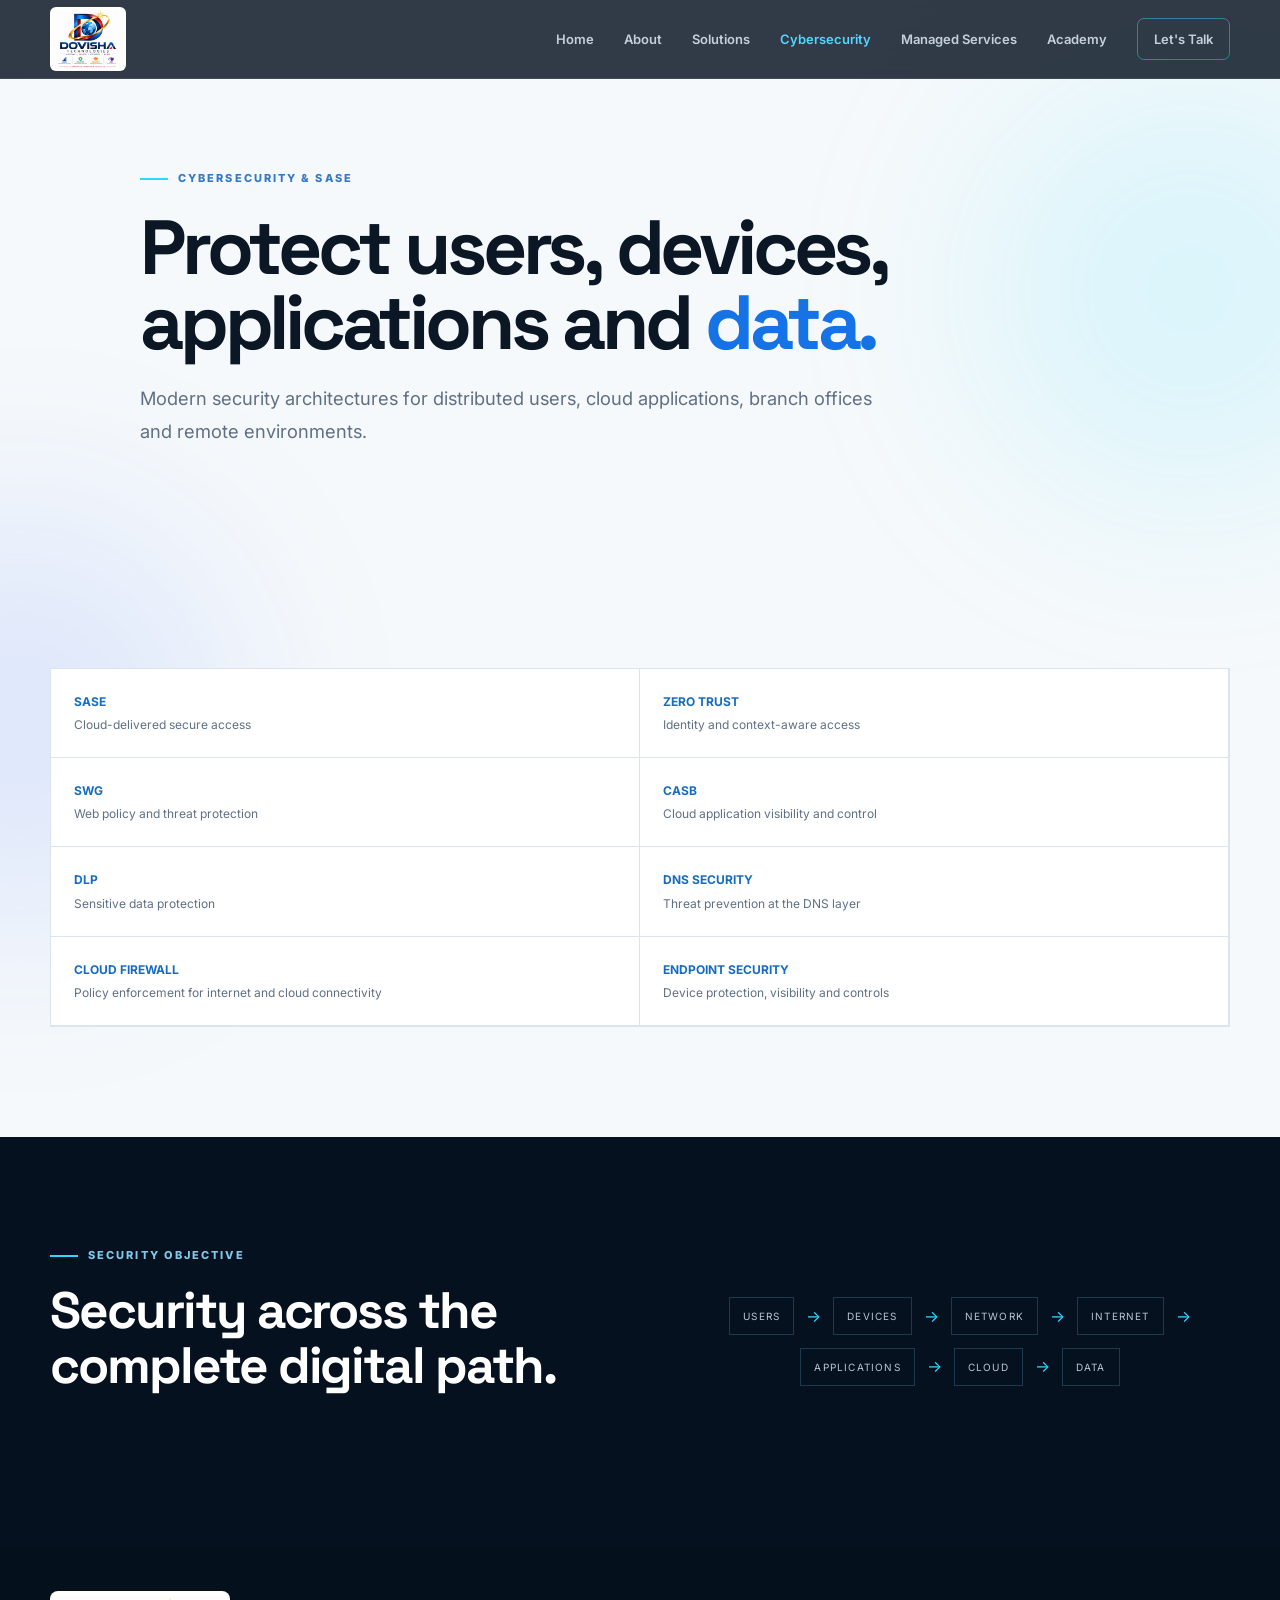
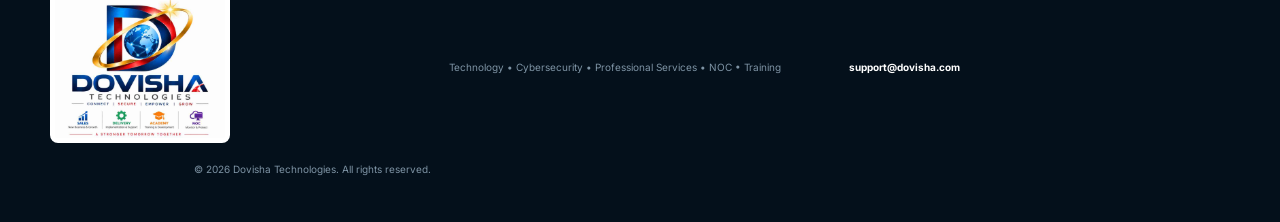
<file: cybersecurity.html>
<!doctype html><html lang="en"><head><meta charset="utf-8"><meta name="viewport" content="width=device-width,initial-scale=1"><meta name="description" content="SASE, Zero Trust, SWG, CASB, DLP, DNS security, cloud firewall and endpoint security."><meta name="theme-color" content="#06111f"><meta property="og:title" content="Cybersecurity | Dovisha Technologies"><meta property="og:description" content="SASE, Zero Trust, SWG, CASB, DLP, DNS security, cloud firewall and endpoint security."><meta property="og:type" content="website"><meta property="og:image" content="assets/images/dovisha-logo.png"><title>Cybersecurity | Dovisha Technologies</title><link rel="icon" href="assets/images/dovisha-logo.png"><link rel="preconnect" href="https://fonts.googleapis.com"><link rel="preconnect" href="https://fonts.gstatic.com" crossorigin><link href="https://fonts.googleapis.com/css2?family=Inter:wght@400;500;600;700;800&family=Space+Grotesk:wght@500;600;700&display=swap" rel="stylesheet"><link rel="stylesheet" href="assets/css/style.css"></head><body><div class="ambient ambient-one"></div><div class="ambient ambient-two"></div><header class="site-header" id="top"><div class="container nav-wrap"><a class="brand" href="index.html"><img class="brand-logo" src="assets/images/dovisha-logo.png" alt="Dovisha Technologies logo"></a><button class="menu-toggle" aria-label="Toggle navigation" aria-expanded="false"><span></span><span></span><span></span></button><nav class="nav-links"><a href="index.html" class="">Home</a><a href="about.html" class="">About</a><a href="solutions.html" class="">Solutions</a><a href="cybersecurity.html" class="active">Cybersecurity</a><a href="managed-services.html" class="">Managed Services</a><a href="academy.html" class="">Academy</a><a href="contact.html" class="nav-cta">Let's Talk</a></nav></div></header><main><section class="page-hero section"><div class="container"><div class="eyebrow"><span></span>CYBERSECURITY & SASE</div><h1>Protect users, devices, applications and <em>data.</em></h1><p>Modern security architectures for distributed users, cloud applications, branch offices and remote environments.</p></div></section><section class="section"><div class="container capability-grid reveal"><div><b>SASE</b><span>Cloud-delivered secure access</span></div><div><b>ZERO TRUST</b><span>Identity and context-aware access</span></div><div><b>SWG</b><span>Web policy and threat protection</span></div><div><b>CASB</b><span>Cloud application visibility and control</span></div><div><b>DLP</b><span>Sensitive data protection</span></div><div><b>DNS SECURITY</b><span>Threat prevention at the DNS layer</span></div><div><b>CLOUD FIREWALL</b><span>Policy enforcement for internet and cloud connectivity</span></div><div><b>ENDPOINT SECURITY</b><span>Device protection, visibility and controls</span></div></div></section><section class="section dark-panel"><div class="container split"><div class="section-heading"><div class="eyebrow"><span></span>SECURITY OBJECTIVE</div><h2>Security across the complete digital path.</h2></div><div class="process"><span>USERS</span><i>→</i><span>DEVICES</span><i>→</i><span>NETWORK</span><i>→</i><span>INTERNET</span><i>→</i><span>APPLICATIONS</span><i>→</i><span>CLOUD</span><i>→</i><span>DATA</span></div></div></section></main><footer><div class="container footer-grid"><a class="brand footer-brand" href="index.html"><img class="footer-logo" src="assets/images/dovisha-logo.png" alt="Dovisha Technologies logo"></a><p>Technology • Cybersecurity • Professional Services • NOC • Training</p><p><a class="contact-email" href="mailto:support@dovisha.com">support@dovisha.com</a></p><p class="copyright">© <span id="year"></span> Dovisha Technologies. All rights reserved.</p></div></footer><script src="assets/js/main.js"></script></body></html>
</file>
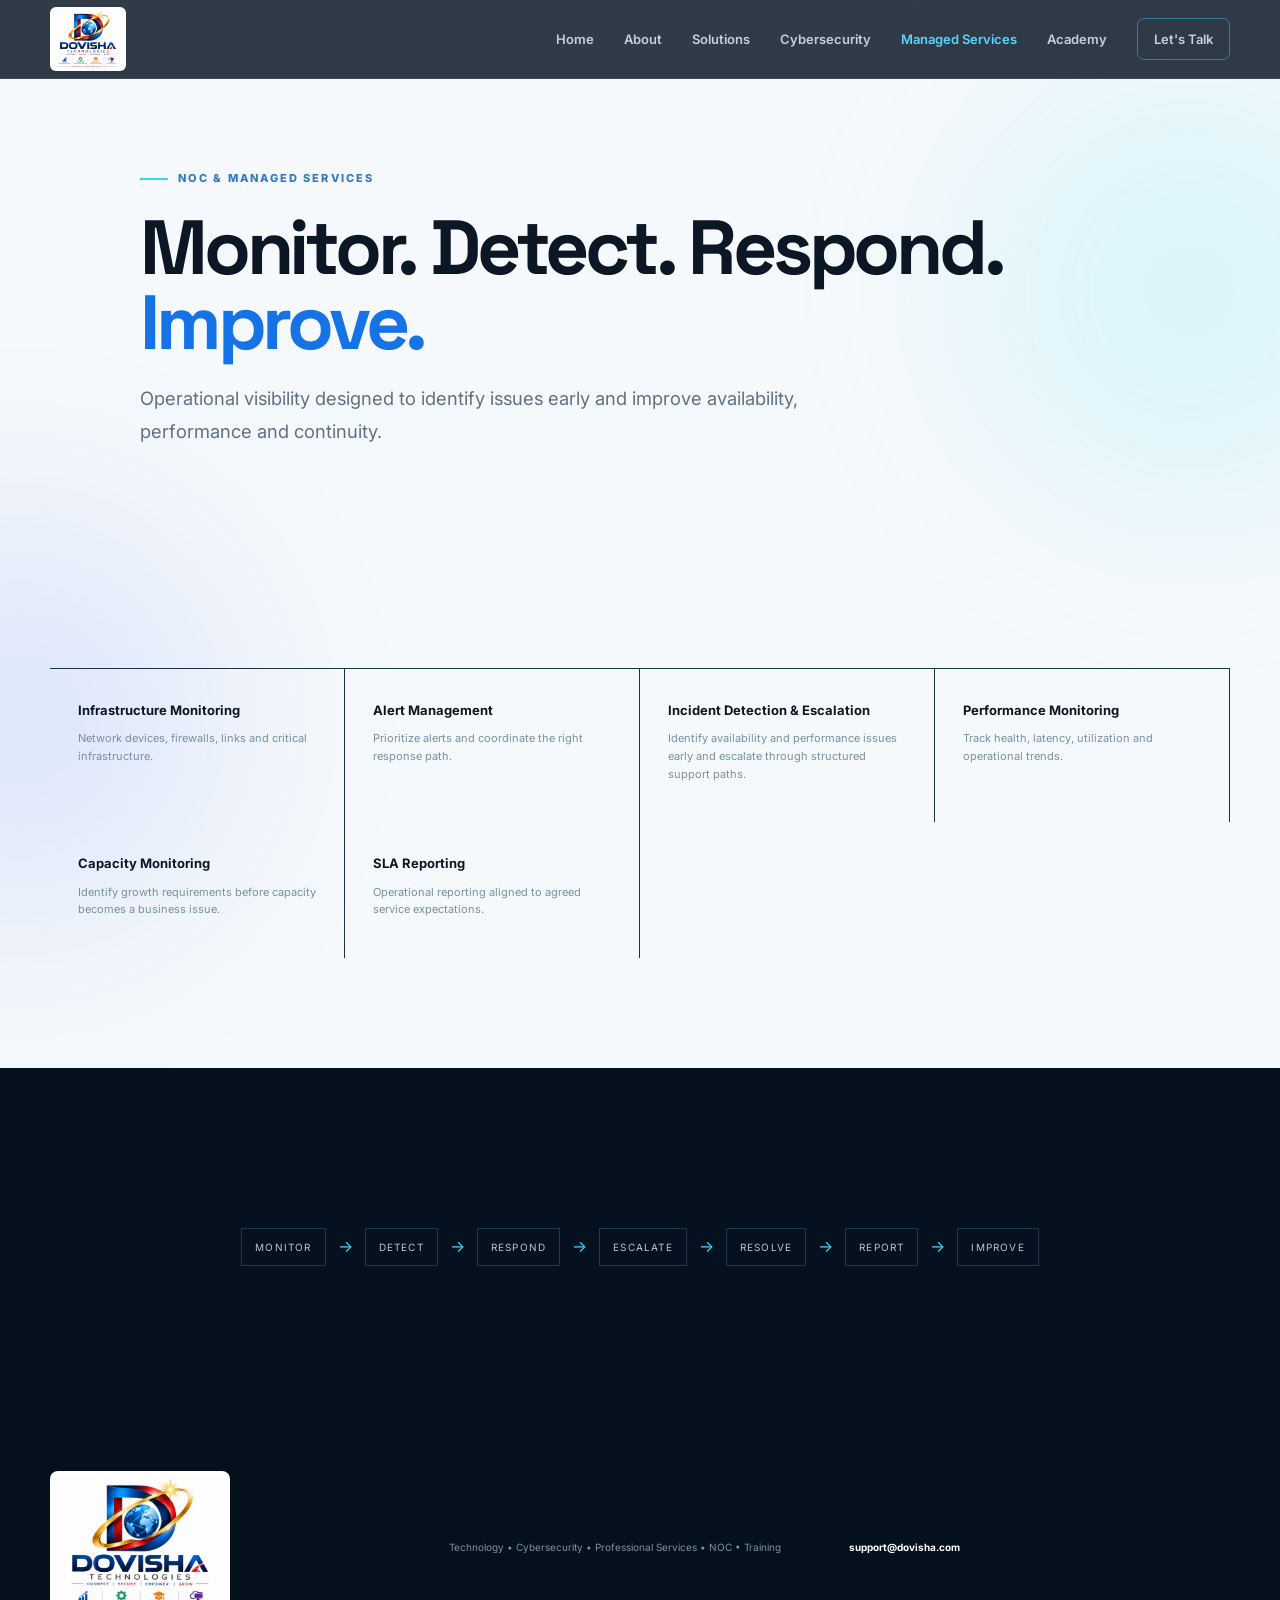
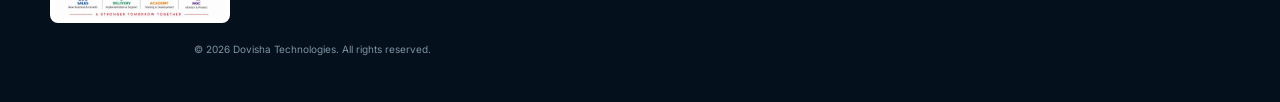
<file: managed-services.html>
<!doctype html><html lang="en"><head><meta charset="utf-8"><meta name="viewport" content="width=device-width,initial-scale=1"><meta name="description" content="NOC, infrastructure monitoring, incident escalation, performance, capacity and SLA reporting."><meta name="theme-color" content="#06111f"><meta property="og:title" content="Managed Services | Dovisha Technologies"><meta property="og:description" content="NOC, infrastructure monitoring, incident escalation, performance, capacity and SLA reporting."><meta property="og:type" content="website"><meta property="og:image" content="assets/images/dovisha-logo.png"><title>Managed Services | Dovisha Technologies</title><link rel="icon" href="assets/images/dovisha-logo.png"><link rel="preconnect" href="https://fonts.googleapis.com"><link rel="preconnect" href="https://fonts.gstatic.com" crossorigin><link href="https://fonts.googleapis.com/css2?family=Inter:wght@400;500;600;700;800&family=Space+Grotesk:wght@500;600;700&display=swap" rel="stylesheet"><link rel="stylesheet" href="assets/css/style.css"></head><body><div class="ambient ambient-one"></div><div class="ambient ambient-two"></div><header class="site-header" id="top"><div class="container nav-wrap"><a class="brand" href="index.html"><img class="brand-logo" src="assets/images/dovisha-logo.png" alt="Dovisha Technologies logo"></a><button class="menu-toggle" aria-label="Toggle navigation" aria-expanded="false"><span></span><span></span><span></span></button><nav class="nav-links"><a href="index.html" class="">Home</a><a href="about.html" class="">About</a><a href="solutions.html" class="">Solutions</a><a href="cybersecurity.html" class="">Cybersecurity</a><a href="managed-services.html" class="active">Managed Services</a><a href="academy.html" class="">Academy</a><a href="contact.html" class="nav-cta">Let's Talk</a></nav></div></header><main><section class="page-hero section"><div class="container"><div class="eyebrow"><span></span>NOC & MANAGED SERVICES</div><h1>Monitor. Detect. Respond. <em>Improve.</em></h1><p>Operational visibility designed to identify issues early and improve availability, performance and continuity.</p></div></section><section class="section"><div class="container mini-grid"><div><b>Infrastructure Monitoring</b><p>Network devices, firewalls, links and critical infrastructure.</p></div><div><b>Alert Management</b><p>Prioritize alerts and coordinate the right response path.</p></div><div><b>Incident Detection & Escalation</b><p>Identify availability and performance issues early and escalate through structured support paths.</p></div><div><b>Performance Monitoring</b><p>Track health, latency, utilization and operational trends.</p></div><div><b>Capacity Monitoring</b><p>Identify growth requirements before capacity becomes a business issue.</p></div><div><b>SLA Reporting</b><p>Operational reporting aligned to agreed service expectations.</p></div></div></section><section class="section dark-panel"><div class="container"><div class="process"><span>MONITOR</span><i>→</i><span>DETECT</span><i>→</i><span>RESPOND</span><i>→</i><span>ESCALATE</span><i>→</i><span>RESOLVE</span><i>→</i><span>REPORT</span><i>→</i><span>IMPROVE</span></div></div></section></main><footer><div class="container footer-grid"><a class="brand footer-brand" href="index.html"><img class="footer-logo" src="assets/images/dovisha-logo.png" alt="Dovisha Technologies logo"></a><p>Technology • Cybersecurity • Professional Services • NOC • Training</p><p><a class="contact-email" href="mailto:support@dovisha.com">support@dovisha.com</a></p><p class="copyright">© <span id="year"></span> Dovisha Technologies. All rights reserved.</p></div></footer><script src="assets/js/main.js"></script></body></html>
</file>
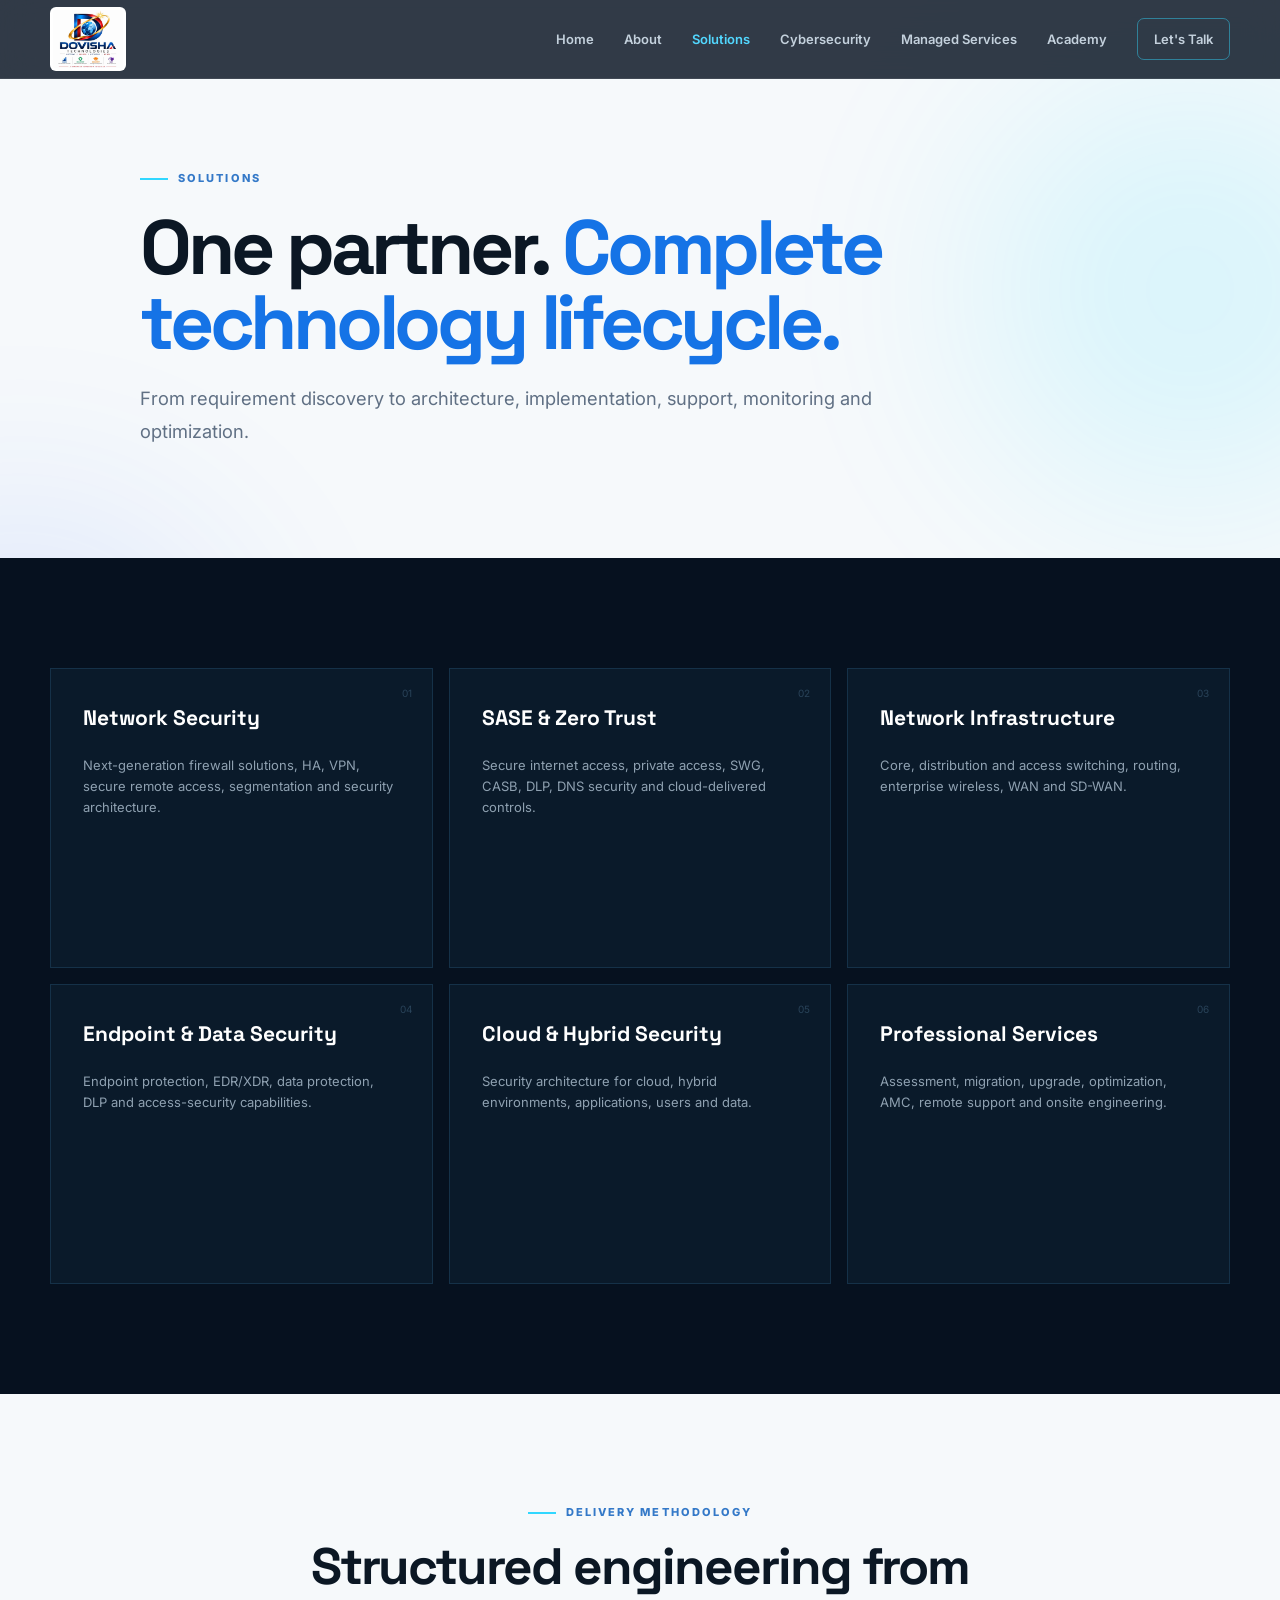
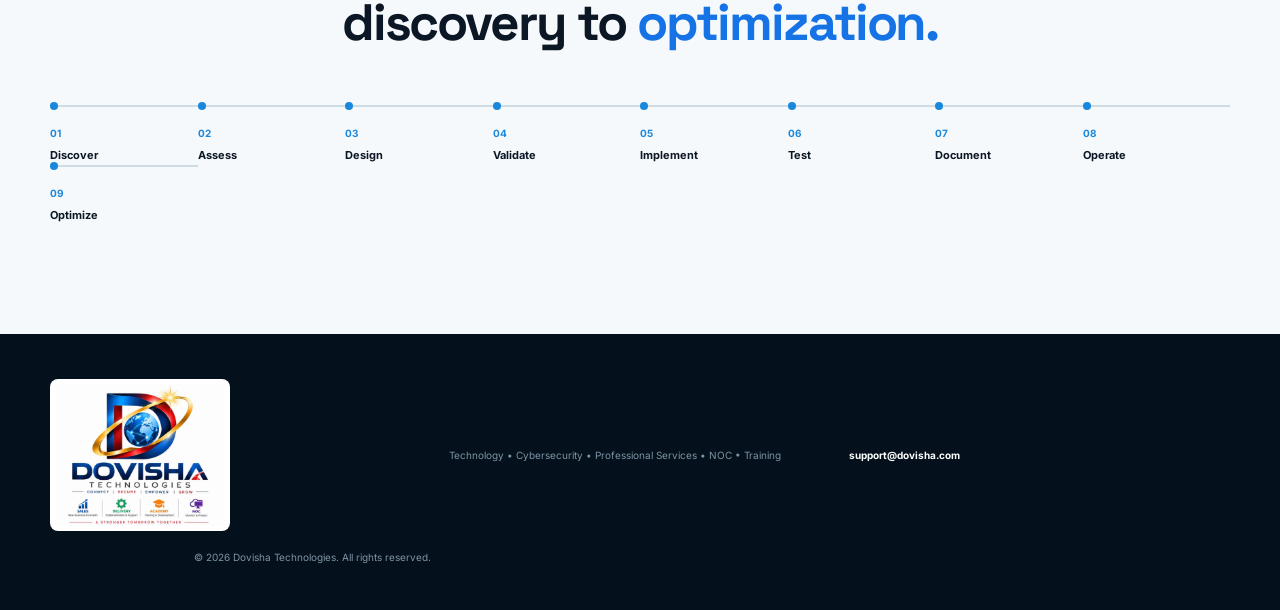
<file: solutions.html>
<!doctype html><html lang="en"><head><meta charset="utf-8"><meta name="viewport" content="width=device-width,initial-scale=1"><meta name="description" content="Technology, cybersecurity, network infrastructure and professional services from Dovisha Technologies."><meta name="theme-color" content="#06111f"><meta property="og:title" content="Solutions | Dovisha Technologies"><meta property="og:description" content="Technology, cybersecurity, network infrastructure and professional services from Dovisha Technologies."><meta property="og:type" content="website"><meta property="og:image" content="assets/images/dovisha-logo.png"><title>Solutions | Dovisha Technologies</title><link rel="icon" href="assets/images/dovisha-logo.png"><link rel="preconnect" href="https://fonts.googleapis.com"><link rel="preconnect" href="https://fonts.gstatic.com" crossorigin><link href="https://fonts.googleapis.com/css2?family=Inter:wght@400;500;600;700;800&family=Space+Grotesk:wght@500;600;700&display=swap" rel="stylesheet"><link rel="stylesheet" href="assets/css/style.css"></head><body><div class="ambient ambient-one"></div><div class="ambient ambient-two"></div><header class="site-header" id="top"><div class="container nav-wrap"><a class="brand" href="index.html"><img class="brand-logo" src="assets/images/dovisha-logo.png" alt="Dovisha Technologies logo"></a><button class="menu-toggle" aria-label="Toggle navigation" aria-expanded="false"><span></span><span></span><span></span></button><nav class="nav-links"><a href="index.html" class="">Home</a><a href="about.html" class="">About</a><a href="solutions.html" class="active">Solutions</a><a href="cybersecurity.html" class="">Cybersecurity</a><a href="managed-services.html" class="">Managed Services</a><a href="academy.html" class="">Academy</a><a href="contact.html" class="nav-cta">Let's Talk</a></nav></div></header><main><section class="page-hero section"><div class="container"><div class="eyebrow"><span></span>SOLUTIONS</div><h1>One partner. <em>Complete technology lifecycle.</em></h1><p>From requirement discovery to architecture, implementation, support, monitoring and optimization.</p></div></section><section class="section dark-panel"><div class="container service-grid"><article class="service-card"><div class="service-no">01</div><h3>Network Security</h3><p>Next-generation firewall solutions, HA, VPN, secure remote access, segmentation and security architecture.</p></article><article class="service-card"><div class="service-no">02</div><h3>SASE & Zero Trust</h3><p>Secure internet access, private access, SWG, CASB, DLP, DNS security and cloud-delivered controls.</p></article><article class="service-card"><div class="service-no">03</div><h3>Network Infrastructure</h3><p>Core, distribution and access switching, routing, enterprise wireless, WAN and SD-WAN.</p></article><article class="service-card"><div class="service-no">04</div><h3>Endpoint & Data Security</h3><p>Endpoint protection, EDR/XDR, data protection, DLP and access-security capabilities.</p></article><article class="service-card"><div class="service-no">05</div><h3>Cloud & Hybrid Security</h3><p>Security architecture for cloud, hybrid environments, applications, users and data.</p></article><article class="service-card"><div class="service-no">06</div><h3>Professional Services</h3><p>Assessment, migration, upgrade, optimization, AMC, remote support and onsite engineering.</p></article></div></section><section class="section"><div class="container"><div class="section-heading center"><div class="eyebrow"><span></span>DELIVERY METHODOLOGY</div><h2>Structured engineering from discovery to <em>optimization.</em></h2></div><div class="timeline"><div><b>01</b><span>Discover</span></div><div><b>02</b><span>Assess</span></div><div><b>03</b><span>Design</span></div><div><b>04</b><span>Validate</span></div><div><b>05</b><span>Implement</span></div><div><b>06</b><span>Test</span></div><div><b>07</b><span>Document</span></div><div><b>08</b><span>Operate</span></div><div><b>09</b><span>Optimize</span></div></div></div></section></main><footer><div class="container footer-grid"><a class="brand footer-brand" href="index.html"><img class="footer-logo" src="assets/images/dovisha-logo.png" alt="Dovisha Technologies logo"></a><p>Technology • Cybersecurity • Professional Services • NOC • Training</p><p><a class="contact-email" href="mailto:support@dovisha.com">support@dovisha.com</a></p><p class="copyright">© <span id="year"></span> Dovisha Technologies. All rights reserved.</p></div></footer><script src="assets/js/main.js"></script></body></html>
</file>
<file: assets/css/style.css>
:root{--bg:#06111f;--bg2:#091827;--ink:#0b1724;--muted:#607084;--line:#dbe5ed;--cyan:#31d7ff;--blue:#2b72ff;--white:#fff;--paper:#f6f9fb;--max:1180px}*{box-sizing:border-box}html{scroll-behavior:smooth}body{margin:0;font-family:Inter,sans-serif;color:var(--ink);background:var(--paper);line-height:1.6;overflow-x:hidden}h1,h2,h3,p{margin-top:0}h1,h2,h3,.brand{font-family:"Space Grotesk",sans-serif}em{font-style:normal;color:#1573e6}.container{width:min(var(--max),calc(100% - 40px));margin:auto}.section{padding:110px 0}.ambient{position:fixed;border-radius:50%;filter:blur(110px);opacity:.12;pointer-events:none;z-index:-1}.ambient-one{width:420px;height:420px;background:#00d8ff;right:-120px;top:80px}.ambient-two{width:400px;height:400px;background:#245cff;left:-180px;top:520px}.site-header{position:fixed;top:0;width:100%;z-index:50;background:rgba(6,17,31,.82);backdrop-filter:blur(16px);border-bottom:1px solid rgba(255,255,255,.08)}.nav-wrap{height:78px;display:flex;align-items:center;justify-content:space-between}.brand{display:flex;gap:11px;align-items:center;text-decoration:none;color:white;letter-spacing:.06em;line-height:1}.brand-mark{display:grid;place-items:center;width:39px;height:39px;border:1px solid rgba(49,215,255,.65);background:linear-gradient(135deg,rgba(49,215,255,.22),rgba(43,114,255,.18));clip-path:polygon(25% 0,100% 0,100% 75%,75% 100%,0 100%,0 25%);font-weight:800;color:var(--cyan)}.brand strong{display:block;font-size:15px}.brand small{display:block;font-size:8px;letter-spacing:.32em;color:#91a5b9;margin-top:6px}.nav-links{display:flex;align-items:center;gap:30px}.nav-links a{color:#c4d1dd;text-decoration:none;font-size:13px;font-weight:600}.nav-links a:hover{color:white}.nav-cta{border:1px solid rgba(49,215,255,.45);padding:10px 16px;border-radius:7px}.menu-toggle{display:none;background:none;border:0}.hero{background:radial-gradient(circle at 70% 40%,#102e4b 0,#06111f 45%,#04101b 100%);color:white;min-height:820px;padding-top:180px;position:relative;overflow:hidden}.hero:before{content:"";position:absolute;inset:0;background-image:linear-gradient(rgba(255,255,255,.025) 1px,transparent 1px),linear-gradient(90deg,rgba(255,255,255,.025) 1px,transparent 1px);background-size:48px 48px;mask-image:linear-gradient(to bottom,#000,transparent)}.hero-grid{display:grid;grid-template-columns:1.08fr .92fr;align-items:center;gap:70px;position:relative}.eyebrow{font-size:11px;letter-spacing:.19em;font-weight:800;color:#3479c8;display:flex;align-items:center;gap:10px;margin-bottom:18px}.eyebrow span{width:28px;height:2px;background:var(--cyan)}.hero .eyebrow,.dark-panel .eyebrow{color:#7fc9e8}.hero h1{font-size:clamp(48px,5.3vw,76px);line-height:1.02;letter-spacing:-.045em;max-width:780px;margin-bottom:28px}.hero h1 em{color:var(--cyan)}.hero-copy>p{font-size:17px;color:#aebdca;max-width:680px}.hero-actions{display:flex;gap:14px;margin:36px 0 52px}.btn{display:inline-flex;align-items:center;gap:20px;padding:14px 20px;border-radius:7px;text-decoration:none;font-size:13px;font-weight:800}.primary{background:linear-gradient(90deg,var(--cyan),#58a9ff);color:#04101b}.secondary{border:1px solid #405263;color:#dce6ee}.hero-proof{display:flex;gap:35px;border-top:1px solid #203343;padding-top:22px}.hero-proof div{display:flex;gap:10px;align-items:center}.hero-proof strong{color:var(--cyan);font-size:11px}.hero-proof span{font-size:11px;color:#9fb0bf}.hero-visual{height:520px;position:relative;display:grid;place-items:center}.core{width:155px;height:155px;border-radius:50%;background:#091b2d;border:1px solid #2d718d;box-shadow:0 0 60px rgba(49,215,255,.14);display:flex;flex-direction:column;align-items:center;justify-content:center;z-index:3}.core-icon{font:700 44px "Space Grotesk";color:var(--cyan)}.core b{font-size:12px;letter-spacing:.16em}.core small{font-size:7px;color:#69879c;letter-spacing:.16em}.orbit{position:absolute;border:1px solid rgba(69,160,195,.2);border-radius:50%}.orbit-a{width:340px;height:340px}.orbit-b{width:470px;height:470px}.float-card{position:absolute;background:rgba(9,27,45,.9);border:1px solid #1b4258;border-radius:8px;padding:12px 15px;display:flex;gap:10px;align-items:center;min-width:180px;box-shadow:0 15px 45px rgba(0,0,0,.25)}.float-card i{font-style:normal;color:var(--cyan);font-size:21px}.float-card b,.float-card small{display:block}.float-card b{font-size:10px;letter-spacing:.15em}.float-card small{font-size:9px;color:#7892a5}.card-a{top:40px;left:0}.card-b{top:130px;right:-20px}.card-c{bottom:80px;right:0}.card-d{bottom:30px;left:10px}.trust-strip{background:#071522;color:#72899a;border-top:1px solid #12283a;border-bottom:1px solid #12283a}.trust-strip .container{height:70px;display:flex;align-items:center;justify-content:center;gap:40px;font-size:11px;letter-spacing:.35em}.trust-strip b{color:var(--cyan)}.split{display:grid;grid-template-columns:1fr 1fr;gap:100px}.section-heading h2{font-size:clamp(36px,4vw,56px);line-height:1.08;letter-spacing:-.04em}.section-heading>p{color:var(--muted);max-width:660px}.about-copy{font-size:17px;color:#526478}.stat-grid{display:grid;grid-template-columns:repeat(4,1fr);gap:1px;background:#dfe7ed;margin-top:70px;border:1px solid #dfe7ed}.stat-grid article{background:white;padding:32px}.stat-grid strong{font:700 18px "Space Grotesk"}.stat-grid p{font-size:13px;color:var(--muted);margin:10px 0 0}.dark-panel{background:var(--bg);color:white}.center{text-align:center;max-width:760px;margin:0 auto 55px}.center .eyebrow{justify-content:center}.dark-panel .section-heading p{color:#8194a5;margin-left:auto;margin-right:auto}.service-grid{display:grid;grid-template-columns:repeat(3,1fr);gap:16px}.service-card{position:relative;background:#0a1a2a;border:1px solid #153148;padding:32px;min-height:300px;transition:.3s}.service-card:hover{transform:translateY(-6px);border-color:#2d7793;background:#0c2032}.service-no{position:absolute;right:20px;top:16px;color:#294359;font-size:10px}.service-icon{font-size:29px;color:var(--cyan);margin-bottom:28px}.service-card h3{font-size:21px}.service-card p{font-size:13px;color:#8fa1b1}.service-card a,.text-link{color:var(--cyan);text-decoration:none;font-size:12px;font-weight:700}.feature-grid{display:grid;grid-template-columns:.85fr 1.15fr;gap:90px;align-items:center}.capability-grid{display:grid;grid-template-columns:1fr 1fr;border:1px solid var(--line)}.capability-grid div{padding:23px;border-bottom:1px solid var(--line);border-right:1px solid var(--line);background:white}.capability-grid b,.capability-grid span{display:block}.capability-grid b{font-size:12px;color:#166cc3}.capability-grid span{font-size:12px;color:var(--muted);margin-top:4px}.network-section{background:#eef4f7}.reverse{grid-template-columns:1.1fr .9fr}.network-map{height:430px;position:relative;background:#071624;border:1px solid #16384c;overflow:hidden}.network-map:after{content:"";position:absolute;inset:0;background-image:radial-gradient(#1c536c 1px,transparent 1px);background-size:22px 22px;opacity:.35}.network-map svg{position:absolute;inset:0;width:100%;height:100%;z-index:1}.network-map line{stroke:#1c5d77;stroke-width:1}.node{position:absolute;z-index:3;width:72px;height:72px;border-radius:50%;background:#0b2133;border:1px solid #2a6e87;color:#8db2c4;display:grid;place-items:center;font-size:9px;font-weight:800}.center-node{width:100px;height:100px;left:calc(50% - 50px);top:calc(50% - 50px);font-size:34px;color:var(--cyan);box-shadow:0 0 40px rgba(49,215,255,.18)}.n1{left:calc(50% - 36px);top:10px}.n2{right:25px;top:70px}.n3{right:25px;bottom:50px}.n4{left:calc(50% - 36px);bottom:5px}.n5{left:25px;bottom:50px}.n6{left:25px;top:70px}.pill-row{display:flex;flex-wrap:wrap;gap:8px;margin-top:25px}.pill-row span{font-size:10px;font-weight:700;border:1px solid #cad7df;padding:7px 10px;border-radius:20px;background:white}.process{display:flex;align-items:center;justify-content:center;flex-wrap:wrap;gap:12px;margin:50px 0}.process span{font-size:10px;letter-spacing:.12em;color:#b7c7d2;border:1px solid #1c3a4f;padding:10px 13px}.process i{font-style:normal;color:var(--cyan)}.mini-grid{display:grid;grid-template-columns:repeat(4,1fr);border-top:1px solid #193448}.mini-grid div{padding:28px;border-right:1px solid #193448}.mini-grid b{font-size:13px}.mini-grid p{font-size:11px;color:#7890a1;margin-top:8px}.check-list p{color:var(--muted)}.check-list ul{padding:0;list-style:none}.check-list li{padding:10px 0 10px 28px;border-bottom:1px solid var(--line);font-size:14px;position:relative}.check-list li:before{content:"✓";position:absolute;left:0;color:#1573e6;font-weight:800}.academy-section{padding-top:30px}.academy-card{background:linear-gradient(135deg,#09213a,#0b3851);color:white;padding:60px;display:grid;grid-template-columns:1fr 1fr;gap:60px;align-items:center;border-radius:4px}.academy-card h2{font-size:43px;line-height:1.08}.academy-card p{color:#9db2c1}.academy-topics{display:grid;grid-template-columns:1fr 1fr;gap:10px}.academy-topics span{border:1px solid rgba(255,255,255,.14);padding:16px;font-size:11px;font-weight:700;background:rgba(255,255,255,.03)}.timeline{display:grid;grid-template-columns:repeat(8,1fr);margin-top:55px}.timeline div{border-top:2px solid #cddbe4;padding-top:18px;position:relative}.timeline div:before{content:"";position:absolute;width:8px;height:8px;border-radius:50%;background:#1987dc;top:-5px}.timeline b,.timeline span{display:block}.timeline b{font-size:10px;color:#1987dc}.timeline span{font-size:11px;font-weight:700;margin-top:6px}.contact-section{padding-top:40px}.contact-card{background:linear-gradient(110deg,#0a78c8,#124a94);padding:65px;color:white;display:grid;grid-template-columns:1.3fr .7fr;gap:70px;align-items:center}.contact-card h2{font-size:43px;line-height:1.1}.contact-card p{color:#d4e7f4}.light{color:#ccefff}.white{background:white;color:#0c4f88}.contact-actions p{font-size:10px;margin-top:12px}footer{background:#04101b;color:#7e93a4;padding:45px 0}.footer-grid{display:grid;grid-template-columns:1fr 1fr 1fr;align-items:center;gap:20px}.footer-grid>p{font-size:10px;margin:0}.copyright{text-align:right}.reveal{opacity:0;transform:translateY(18px);transition:opacity .7s ease,transform .7s ease}.reveal.visible{opacity:1;transform:none}@media(max-width:900px){.nav-links{position:absolute;top:78px;left:0;right:0;background:#071522;display:none;flex-direction:column;padding:25px}.nav-links.open{display:flex}.menu-toggle{display:block}.menu-toggle span{display:block;width:24px;height:2px;background:white;margin:5px}.hero-grid,.split,.feature-grid,.reverse,.academy-card,.contact-card{grid-template-columns:1fr}.hero{padding-top:140px}.hero-visual{height:430px}.service-grid{grid-template-columns:1fr 1fr}.stat-grid,.mini-grid{grid-template-columns:1fr 1fr}.timeline{grid-template-columns:repeat(4,1fr);row-gap:30px}.footer-grid{grid-template-columns:1fr;text-align:left}.copyright{text-align:left}}@media(max-width:600px){.section{padding:75px 0}.container{width:min(100% - 28px,var(--max))}.hero h1{font-size:44px}.hero-actions,.hero-proof{flex-direction:column;align-items:flex-start}.hero-visual{height:390px;transform:scale(.82)}.service-grid,.stat-grid,.capability-grid,.mini-grid,.academy-topics{grid-template-columns:1fr}.trust-strip .container{gap:13px;font-size:8px;letter-spacing:.15em}.timeline{grid-template-columns:1fr 1fr}.academy-card,.contact-card{padding:35px 25px}.section-heading h2,.academy-card h2,.contact-card h2{font-size:36px}.network-map{height:350px}.float-card{min-width:155px}.card-b,.card-c{right:-35px}.card-a,.card-d{left:-35px}}

/* Dovisha brand logo */
.brand-logo{display:block;height:64px;width:auto;max-width:190px;object-fit:contain;background:#fff;border-radius:6px;padding:3px}
.footer-logo{display:block;width:180px;height:auto;background:#fff;border-radius:8px;padding:5px}
.contact-email{color:#fff;text-decoration:none;font-weight:700}
.contact-email:hover{text-decoration:underline}
@media(max-width:600px){.brand-logo{height:54px;max-width:155px}.footer-logo{width:155px}}

/* V2 multi-page enhancements */
.nav-links a.active{color:var(--accent,#52d7ff)}
.page-hero{padding-top:170px;padding-bottom:90px;min-height:52vh;display:flex;align-items:center;border-bottom:1px solid rgba(255,255,255,.08)}
.page-hero .container{max-width:1000px}.page-hero h1{font-family:"Space Grotesk",sans-serif;font-size:clamp(2.7rem,6vw,5.5rem);line-height:.98;letter-spacing:-.055em;margin:22px 0;max-width:950px}.page-hero p{max-width:760px;font-size:1.15rem;color:var(--muted,#9fb0c5);line-height:1.8}
footer a{color:inherit;text-decoration:none}.footer-grid{gap:18px}
@media(max-width:760px){.page-hero{padding-top:125px;min-height:auto}.page-hero h1{font-size:2.65rem}}
</file>
